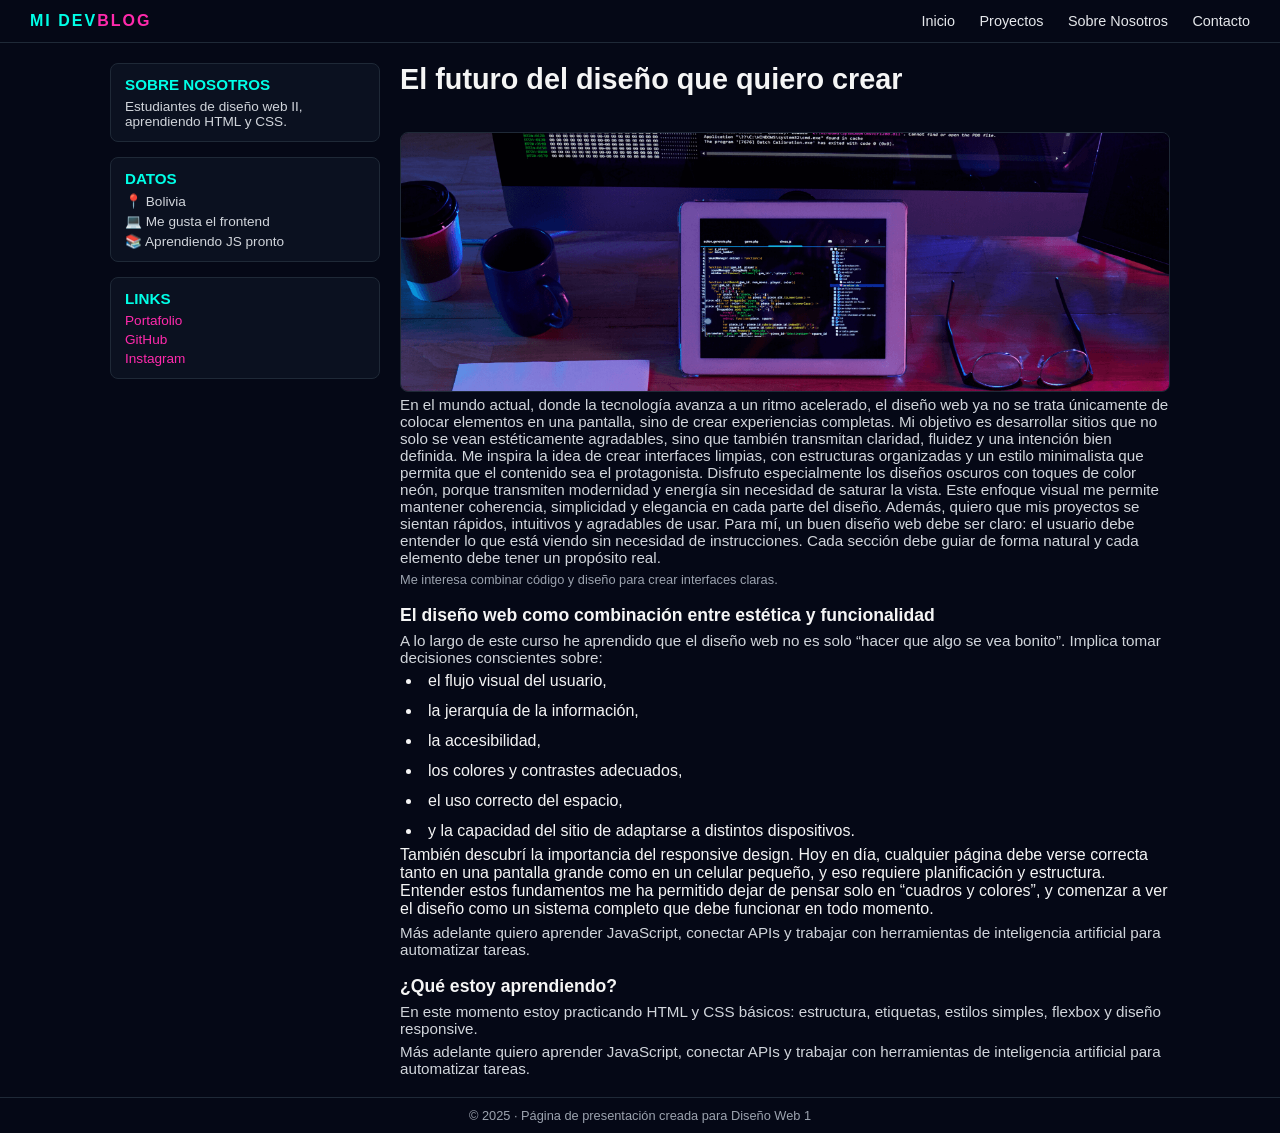
<file: index.html>
<!DOCTYPE html>
<html lang="es">

<head>
    <meta charset="UTF-8">
    <meta name="viewport" content="width=device-width, initial-scale=1.0">
    <title>Presentación | Portafolio</title>
    <link rel="stylesheet" href="style.css">
</head>

<body>

    <!-- BARRA SUPERIOR -->
    <header class="topbar">
        <div class="logo">MI DEV<span>BLOG</span></div>

        <nav class="menu">
            <a href="#">Inicio</a>
            <a href="proyectos.html">Proyectos</a>
            <a href="#">Sobre Nosotros</a>
            <a href="#">Contacto</a>
        </nav>
    </header>

    <!-- CONTENIDO PRINCIPAL + SIDEBAR -->
    <div class="wrapper">

        <!-- TARJETAS A LA IZQUIERDA -->
        <aside class="sidebar">
            <div class="card">
                <h3>Sobre Nosotros</h3>
                <p>Estudiantes de diseño web II, aprendiendo HTML y CSS.</p>
            </div>

            <div class="card">
                <h3>Datos</h3>
                <ul>
                    <li>📍 Bolivia</li>
                    <li>💻 Me gusta el frontend</li>
                    <li>📚 Aprendiendo JS pronto</li>
                </ul>
            </div>

            <div class="card">
                <h3>Links</h3>
                <ul class="links">
                    <li><a href="#">Portafolio</a></li>
                    <li><a href="https://github.com/GastonCaberoPadilla">GitHub</a></li>
                    <li><a href="#">Instagram</a></li>
                </ul>
            </div>
        </aside>

        <!-- PRESENTACIÓN A LA DERECHA -->
        <main class="contenido">
            <section class="presentacion">
                <h1>El futuro del diseño que quiero crear</h1>
            </section>

            <section class="imagen">
                <!-- Usa tu propia imagen aquí -->
                <img src="portada5.png" alt="Diseño web en pantallas">
                <p class="resumen">
                    En el mundo actual, donde la tecnología avanza a un ritmo acelerado, el diseño web ya no se trata
                    únicamente de colocar elementos en una pantalla, sino de crear experiencias completas.
                    Mi objetivo es desarrollar sitios que no solo se vean estéticamente agradables, sino que también
                    transmitan claridad, fluidez y una intención bien definida.

                    Me inspira la idea de crear interfaces limpias, con estructuras organizadas y un estilo minimalista
                    que permita que el contenido sea el protagonista.
                    Disfruto especialmente los diseños oscuros con toques de color neón, porque transmiten modernidad y
                    energía sin necesidad de saturar la vista.
                    Este enfoque visual me permite mantener coherencia, simplicidad y elegancia en cada parte del
                    diseño.

                    Además, quiero que mis proyectos se sientan rápidos, intuitivos y agradables de usar. Para mí, un
                    buen diseño web debe ser claro: el usuario debe entender lo que está viendo sin necesidad de
                    instrucciones. Cada sección debe guiar de forma natural y cada elemento debe tener un propósito
                    real.
                </p>
                <p class="pie">
                    Me interesa combinar código y diseño para crear interfaces claras.
                </p>
            </section>
            <section class="texto">
                <h2>El diseño web como combinación entre estética y funcionalidad</h2>
                <p>
                    A lo largo de este curso he aprendido que el diseño web no es solo “hacer que algo se vea bonito”.
                    Implica tomar decisiones conscientes sobre:

                    <li class="lista">el flujo visual del usuario,</li>

                    <li class="lista">la jerarquía de la información,</li>

                    <li class="lista">la accesibilidad,</li>

                    <li class="lista">los colores y contrastes adecuados,</li>

                    <li class="lista">el uso correcto del espacio,</li>

                    <li class="lista">y la capacidad del sitio de adaptarse a distintos dispositivos.</li>

                    También descubrí la importancia del responsive design.
                    Hoy en día, cualquier página debe verse correcta tanto en una pantalla grande como en un celular
                    pequeño, y eso requiere planificación y estructura.

                    Entender estos fundamentos me ha permitido dejar de pensar solo en “cuadros y colores”, y comenzar a
                    ver el diseño como un sistema completo que debe funcionar en todo momento.
                </p>
                <p>
                    Más adelante quiero aprender JavaScript, conectar APIs y trabajar con
                    herramientas de inteligencia artificial para automatizar tareas.
                </p>
            </section>


            <section class="texto">
                <h2>¿Qué estoy aprendiendo?</h2>
                <p>
                    En este momento estoy practicando HTML y CSS básicos:
                    estructura, etiquetas, estilos simples, flexbox y diseño responsive.
                </p>
                <p>
                    Más adelante quiero aprender JavaScript, conectar APIs y trabajar con
                    herramientas de inteligencia artificial para automatizar tareas.
                </p>
            </section>
        </main>

    </div>

    <footer class="footer">
        <p>© 2025 · Página de presentación creada para Diseño Web 1</p>
    </footer>

</body>

</html>
</file>
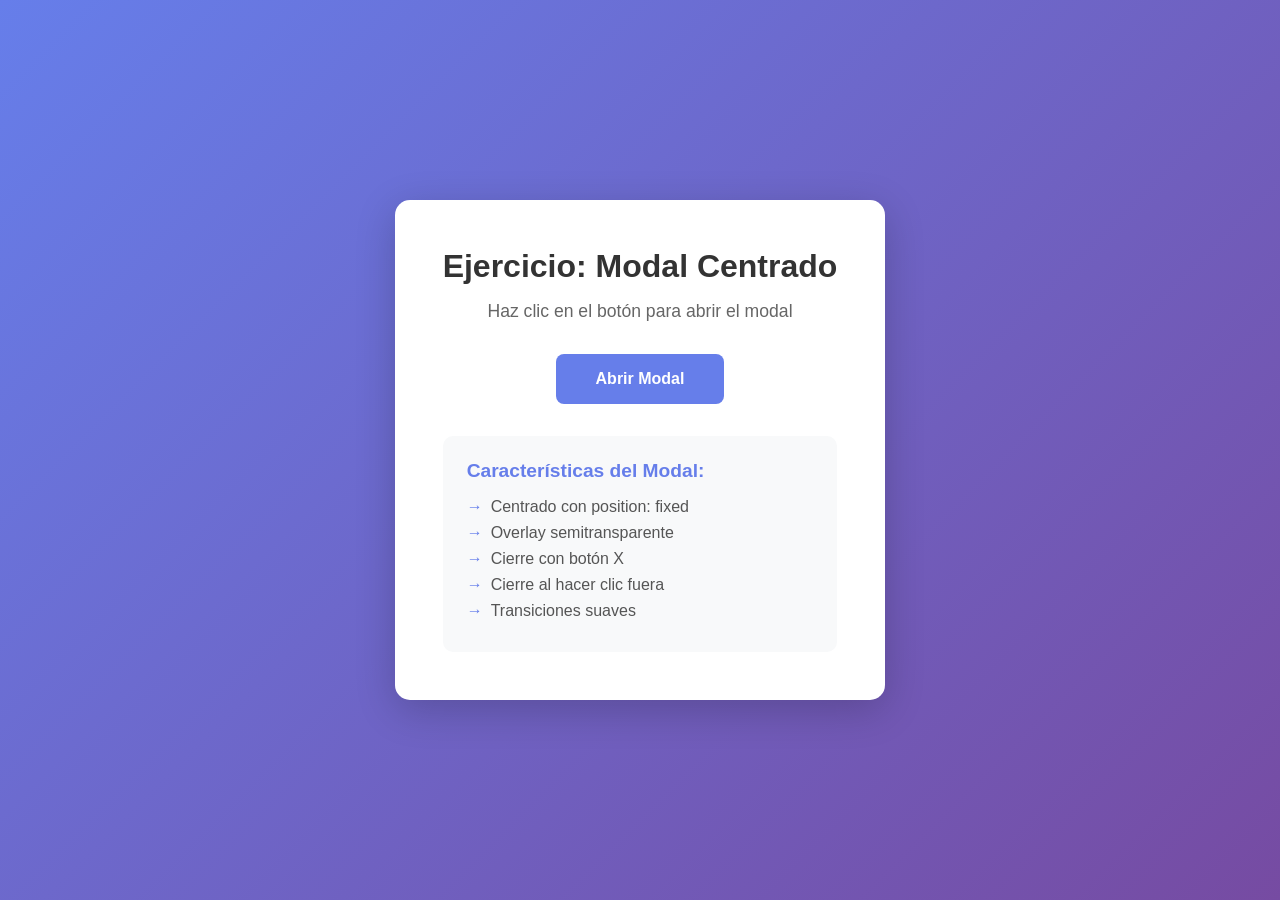
<file: Mod3ejem1/index.html>
<!DOCTYPE html>
<html lang="es">

<head>
    <meta charset="UTF-8">
    <meta name="viewport" content="width=device-width, initial-scale=1.0">
    <title>Solución: Modal Centrado</title>
    <link rel="stylesheet" href="style.css">
</head>

<body>
    <div class="container">
        <h1>Ejercicio: Modal Centrado</h1>
        <p>Haz clic en el botón para abrir el modal</p>
        <button class="btn-open">Abrir Modal</button>

        <div class="info">
            <h3>Características del Modal:</h3>
            <ul>
                <li>Centrado con position: fixed</li>
                <li>Overlay semitransparente</li>
                <li>Cierre con botón X</li>
                <li>Cierre al hacer clic fuera</li>
                <li>Transiciones suaves</li>
            </ul>
        </div>
    </div>

    <!-- Modal overlay -->
    <div class="modal-overlay" id="modalOverlay">
        <div class="modal">
            <button class="btn-close" aria-label="Cerrar modal">&times;</button>
            <div class="modal-icon">
                <svg width="64" height="64" viewBox="0 0 24 24" fill="none">
                    <circle cx="12" cy="12" r="10" stroke="currentColor" stroke-width="2" />
                    <path d="M12 6v6l4 2" stroke="currentColor" stroke-width="2" stroke-linecap="round" />
                </svg>
            </div>
            <h2>¡Bienvenido al Modal!</h2>
            <p>Este es un modal centrado usando <code>position: fixed</code>.</p>
            <p>El modal está perfectamente centrado tanto horizontal como verticalmente usando flexbox en el overlay.
            </p>
            <div class="modal-features">
                <div class="feature">
                    <span class="feature-icon">✓</span>
                    <span>Centrado perfecto</span>
                </div>
                <div class="feature">
                    <span class="feature-icon">✓</span>
                    <span>Overlay responsive</span>
                </div>
                <div class="feature">
                    <span class="feature-icon">✓</span>
                    <span>Animaciones suaves</span>
                </div>
            </div>
            <button class="btn-modal-action">Entendido</button>
        </div>
    </div>

    <script src="script.js"></script>
</body>

</html>
</file>
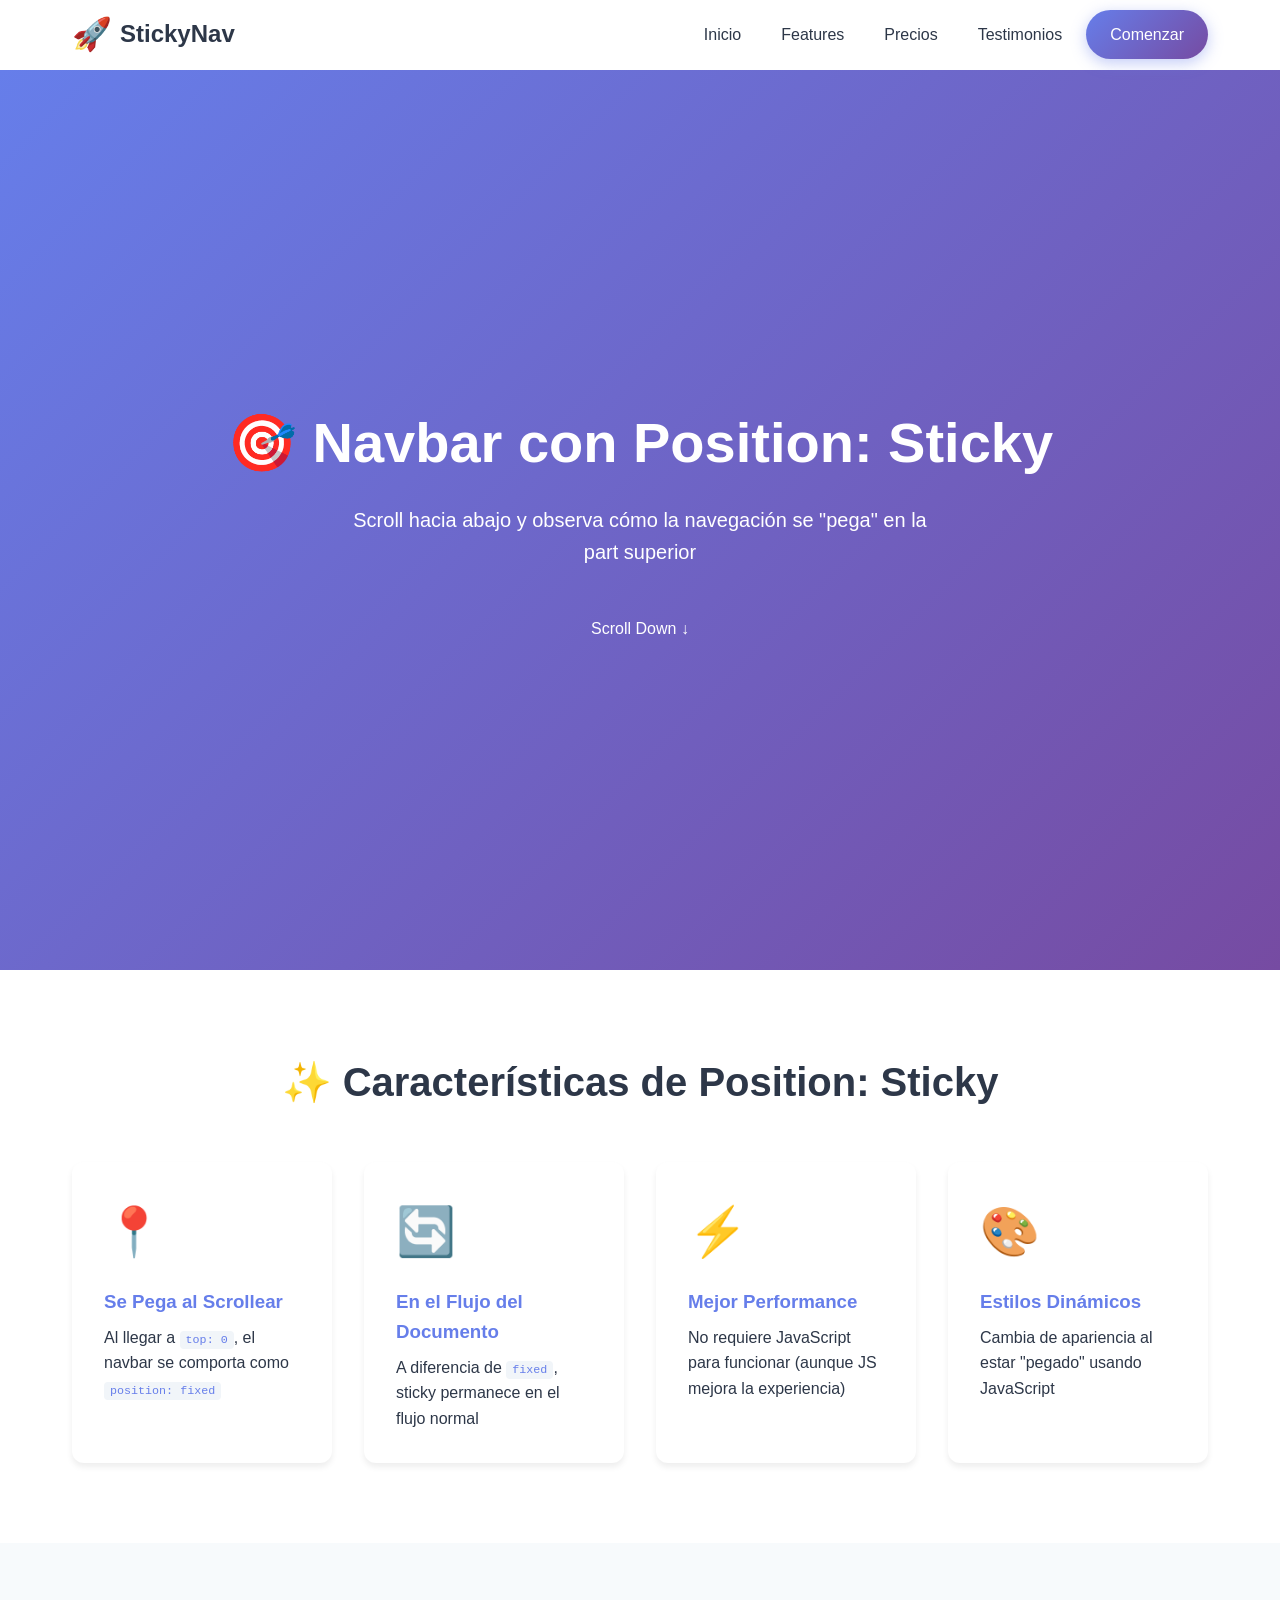
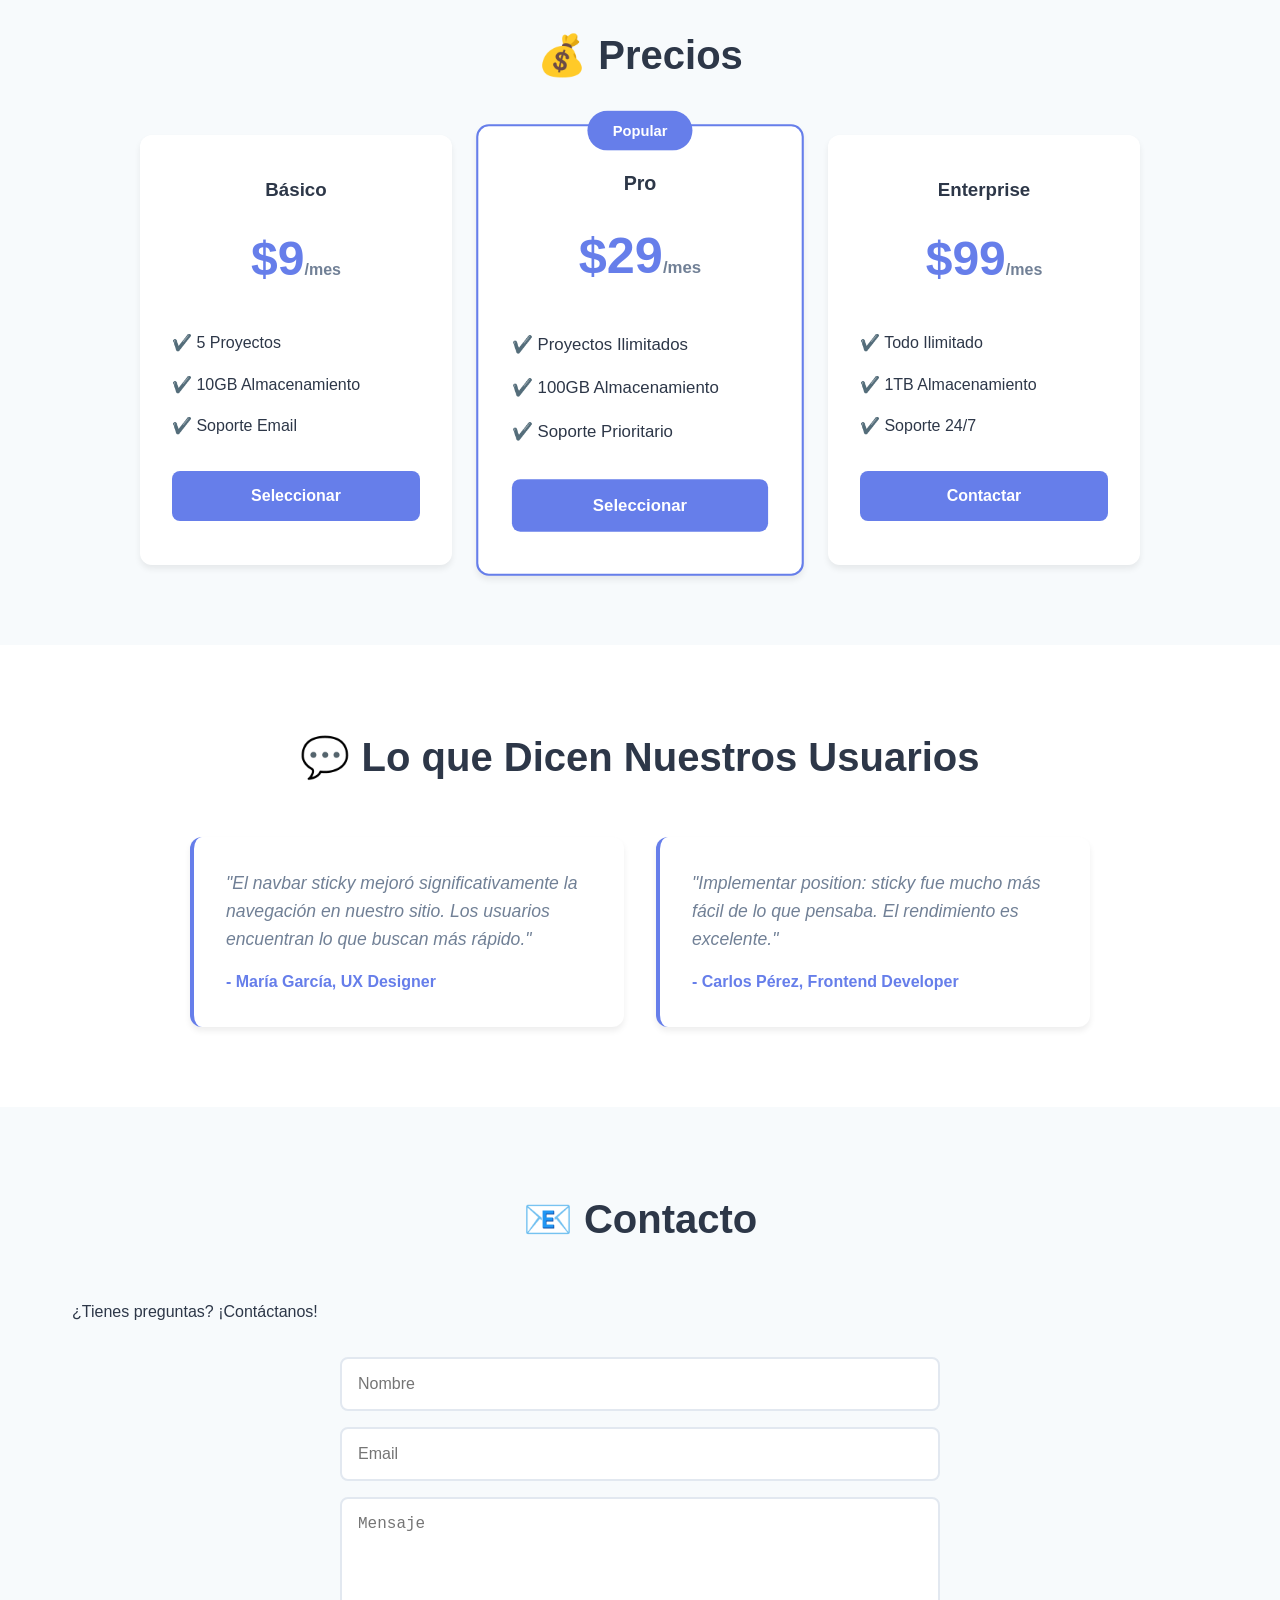
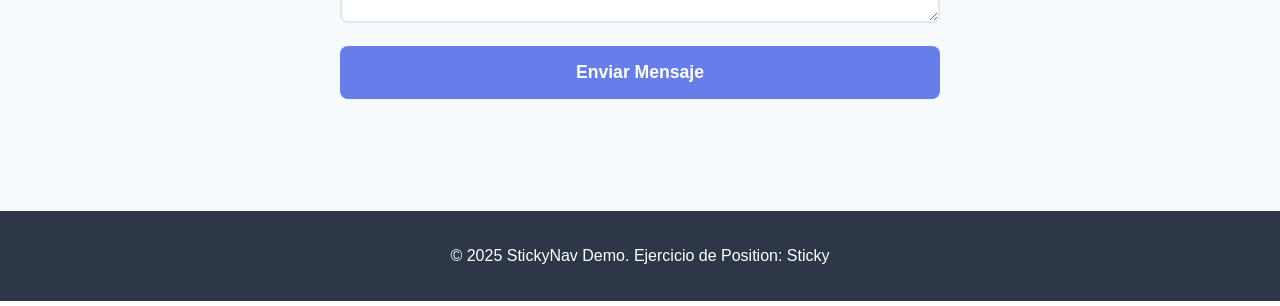
<file: Mod3Ejem2/index.html>
<!DOCTYPE html>
<html lang="es">

<head>
    <meta charset="UTF-8">
    <meta name="viewport" content="width=device-width, initial-scale=1.0">
    <title>Navbar Sticky | Posicionamiento CSS</title>
    <link rel="stylesheet" href="style.css">
</head>

<body>
    <!-- Navegación Sticky -->
    <nav class="navbar" id="navbar">
        <div class="container">
            <a href="#" class="logo">
                <span class="logo-icon">🚀</span>
                <span class="logo-text">StickyNav</span>
            </a>

            <button class="nav-toggle" id="navToggle">
                <span class="hamburger"></span>
            </button>

            <ul class="nav-menu" id="navMenu">
                <li><a href="#inicio" class="nav-link">Inicio</a></li>
                <li><a href="#features" class="nav-link">Features</a></li>
                <li><a href="#pricing" class="nav-link">Precios</a></li>
                <li><a href="#testimonios" class="nav-link">Testimonios</a></li>
                <li><a href="#contacto" class="nav-link btn-cta">Comenzar</a></li>
            </ul>
        </div>
    </nav>

    <!-- Hero Section -->
    <section id="inicio" class="hero">
        <div class="container">
            <h1>🎯 Navbar con Position: Sticky</h1>
            <p class="subtitle">Scroll hacia abajo y observa cómo la navegación se "pega" en la part superior</p>
            <div class="scroll-indicator">
                <p>Scroll Down ↓</p>
            </div>
        </div>
    </section>

    <!-- Features Section -->
    <section id="features" class="section">
        <div class="container">
            <h2>✨ Características de Position: Sticky</h2>
            <div class="features-grid">
                <div class="feature-card">
                    <div class="icon">📍</div>
                    <h3>Se Pega al Scrollear</h3>
                    <p>Al llegar a <code>top: 0</code>, el navbar se comporta como <code>position: fixed</code></p>
                </div>
                <div class="feature-card">
                    <div class="icon">🔄</div>
                    <h3>En el Flujo del Documento</h3>
                    <p>A diferencia de <code>fixed</code>, sticky permanece en el flujo normal</p>
                </div>
                <div class="feature-card">
                    <div class="icon">⚡</div>
                    <h3>Mejor Performance</h3>
                    <p>No requiere JavaScript para funcionar (aunque JS mejora la experiencia)</p>
                </div>
                <div class="feature-card">
                    <div class="icon">🎨</div>
                    <h3>Estilos Dinámicos</h3>
                    <p>Cambia de apariencia al estar "pegado" usando JavaScript</p>
                </div>
            </div>
        </div>
    </section>

    <!-- Pricing Section -->
    <section id="pricing" class="section section-alt">
        <div class="container">
            <h2>💰 Precios</h2>
            <div class="pricing-grid">
                <div class="pricing-card">
                    <h3>Básico</h3>
                    <p class="price">$9<span>/mes</span></p>
                    <ul>
                        <li>✔️ 5 Proyectos</li>
                        <li>✔️ 10GB Almacenamiento</li>
                        <li>✔️ Soporte Email</li>
                    </ul>
                    <button>Seleccionar</button>
                </div>
                <div class="pricing-card featured">
                    <div class="badge">Popular</div>
                    <h3>Pro</h3>
                    <p class="price">$29<span>/mes</span></p>
                    <ul>
                        <li>✔️ Proyectos Ilimitados</li>
                        <li>✔️ 100GB Almacenamiento</li>
                        <li>✔️ Soporte Prioritario</li>
                    </ul>
                    <button>Seleccionar</button>
                </div>
                <div class="pricing-card">
                    <h3>Enterprise</h3>
                    <p class="price">$99<span>/mes</span></p>
                    <ul>
                        <li>✔️ Todo Ilimitado</li>
                        <li>✔️ 1TB Almacenamiento</li>
                        <li>✔️ Soporte 24/7</li>
                    </ul>
                    <button>Contactar</button>
                </div>
            </div>
        </div>
    </section>

    <!-- Testimonials Section -->
    <section id="testimonios" class="section">
        <div class="container">
            <h2>💬 Lo que Dicen Nuestros Usuarios</h2>
            <div class="testimonials-grid">
                <div class="testimonial">
                    <p class="quote">"El navbar sticky mejoró significativamente la navegación en nuestro sitio. Los
                        usuarios encuentran lo que buscan más rápido."</p>
                    <p class="author">- María García, UX Designer</p>
                </div>
                <div class="testimonial">
                    <p class="quote">"Implementar position: sticky fue mucho más fácil de lo que pensaba. El rendimiento
                        es excelente."</p>
                    <p class="author">- Carlos Pérez, Frontend Developer</p>
                </div>
            </div>
        </div>
    </section>

    <!-- Contact Section -->
    <section id="contacto" class="section section-alt">
        <div class="container">
            <h2>📧 Contacto</h2>
            <p>¿Tienes preguntas? ¡Contáctanos!</p>
            <form class="contact-form">
                <input type="text" placeholder="Nombre" required>
                <input type="email" placeholder="Email" required>
                <textarea placeholder="Mensaje" rows="5" required></textarea>
                <button type="submit" class="btn-submit">Enviar Mensaje</button>
            </form>
        </div>
    </section>

    <!-- Footer -->
    <footer class="footer">
        <div class="container">
            <p>&copy; 2025 StickyNav Demo. Ejercicio de Position: Sticky</p>
        </div>
    </footer>

    <!-- Botón "Volver Arriba" (Position: Fixed) -->
    <button class="btn-top" id="btnTop" title="Volver arriba">
        ↑
    </button>

    <script src="script.js"></script>
</body>

</html>
</file>
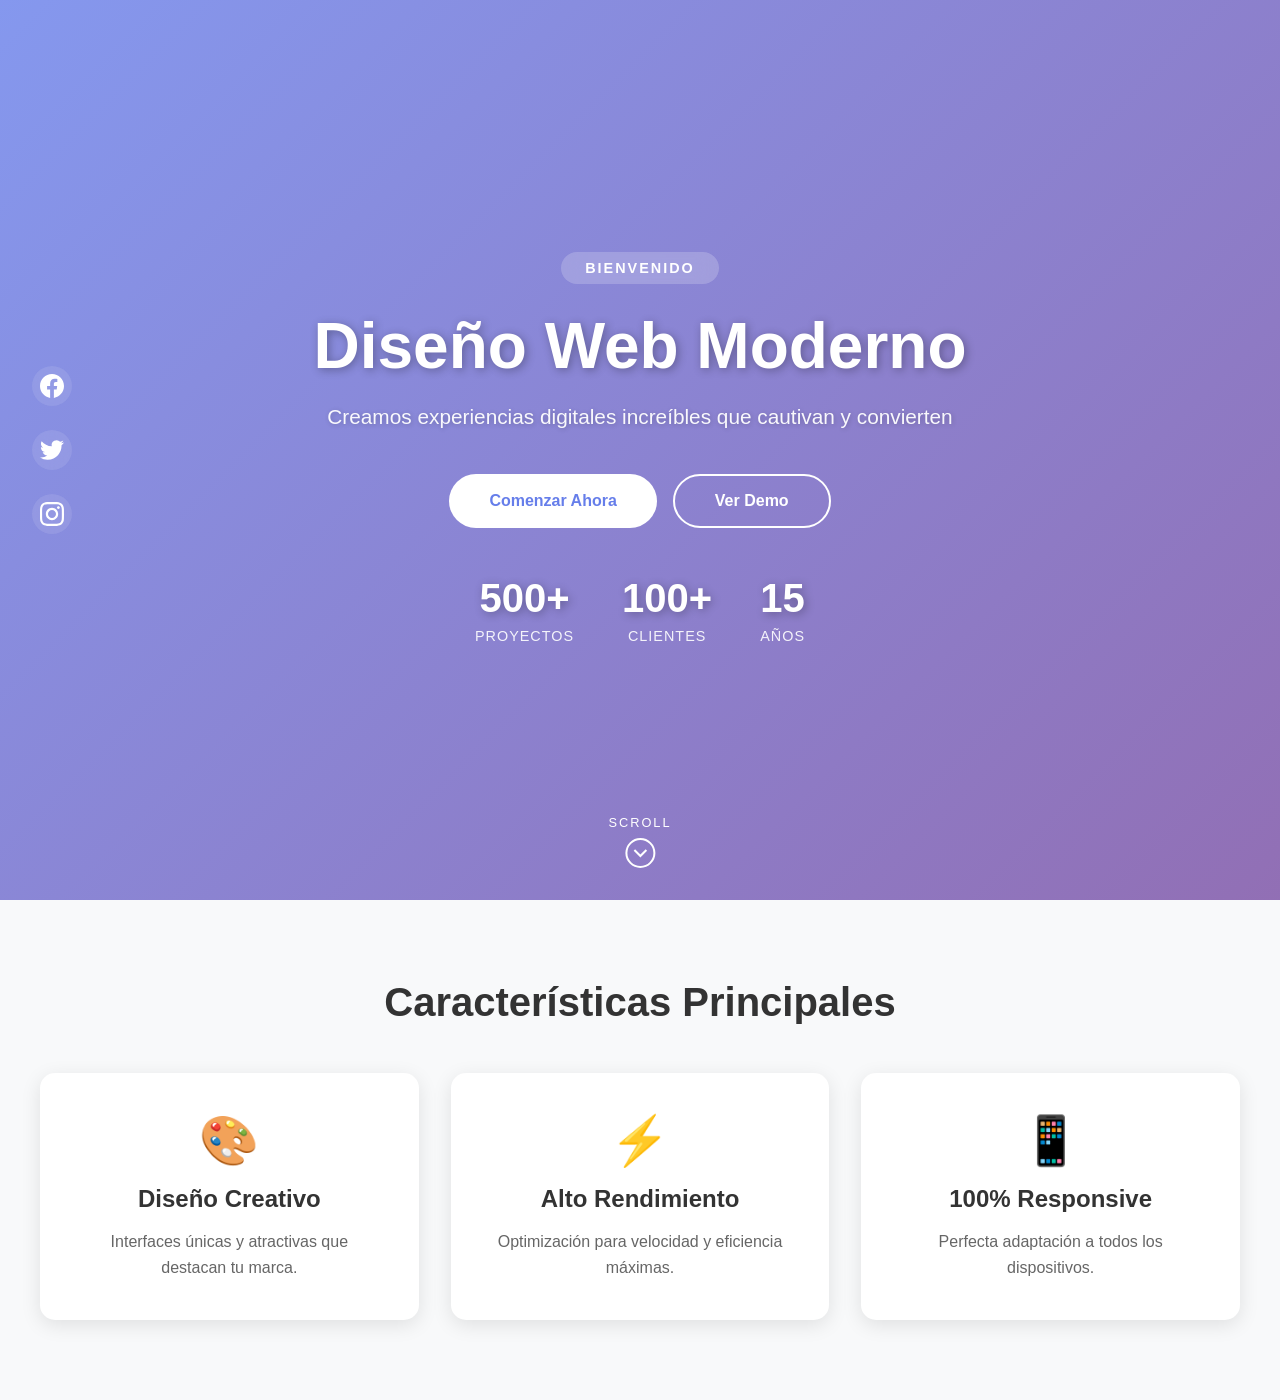
<file: Mod3Ejem4/index.html>
<!DOCTYPE html>
<html lang="es">

<head>
    <meta charset="UTF-8">
    <meta name="viewport" content="width=device-width, initial-scale=1.0">
    <title>Solución: Hero con Overlay</title>
    <link rel="stylesheet" href="style.css">
</head>

<body>
    <section class="hero">
        <!-- Overlay semitransparente -->
        <div class="hero-overlay"></div>

        <!-- Redes sociales posicionadas -->
        <div class="social-links">
            <a href="#" aria-label="Facebook">
                <svg width="24" height="24" viewBox="0 0 24 24" fill="currentColor">
                    <path
                        d="M24 12.073c0-6.627-5.373-12-12-12s-12 5.373-12 12c0 5.99 4.388 10.954 10.125 11.854v-8.385H7.078v-3.47h3.047V9.43c0-3.007 1.792-4.669 4.533-4.669 1.312 0 2.686.235 2.686.235v2.953H15.83c-1.491 0-1.956.925-1.956 1.874v2.25h3.328l-.532 3.47h-2.796v8.385C19.612 23.027 24 18.062 24 12.073z" />
                </svg>
            </a>
            <a href="#" aria-label="Twitter">
                <svg width="24" height="24" viewBox="0 0 24 24" fill="currentColor">
                    <path
                        d="M23.953 4.57a10 10 0 01-2.825.775 4.958 4.958 0 002.163-2.723c-.951.555-2.005.959-3.127 1.184a4.92 4.92 0 00-8.384 4.482C7.69 8.095 4.067 6.13 1.64 3.162a4.822 4.822 0 00-.666 2.475c0 1.71.87 3.213 2.188 4.096a4.904 4.904 0 01-2.228-.616v.06a4.923 4.923 0 003.946 4.827 4.996 4.996 0 01-2.212.085 4.936 4.936 0 004.604 3.417 9.867 9.867 0 01-6.102 2.105c-.39 0-.779-.023-1.17-.067a13.995 13.995 0 007.557 2.209c9.053 0 13.998-7.496 13.998-13.985 0-.21 0-.42-.015-.63A9.935 9.935 0 0024 4.59z" />
                </svg>
            </a>
            <a href="#" aria-label="Instagram">
                <svg width="24" height="24" viewBox="0 0 24 24" fill="currentColor">
                    <path
                        d="M12 0C8.74 0 8.333.015 7.053.072 5.775.132 4.905.333 4.14.63c-.789.306-1.459.717-2.126 1.384S.935 3.35.63 4.14C.333 4.905.131 5.775.072 7.053.012 8.333 0 8.74 0 12s.015 3.667.072 4.947c.06 1.277.261 2.148.558 2.913.306.788.717 1.459 1.384 2.126.667.666 1.336 1.079 2.126 1.384.766.296 1.636.499 2.913.558C8.333 23.988 8.74 24 12 24s3.667-.015 4.947-.072c1.277-.06 2.148-.262 2.913-.558.788-.306 1.459-.718 2.126-1.384.666-.667 1.079-1.335 1.384-2.126.296-.765.499-1.636.558-2.913.06-1.28.072-1.687.072-4.947s-.015-3.667-.072-4.947c-.06-1.277-.262-2.149-.558-2.913-.306-.789-.718-1.459-1.384-2.126C21.319 1.347 20.651.935 19.86.63c-.765-.297-1.636-.499-2.913-.558C15.667.012 15.26 0 12 0zm0 2.16c3.203 0 3.585.016 4.85.071 1.17.055 1.805.249 2.227.415.562.217.96.477 1.382.896.419.42.679.819.896 1.381.164.422.36 1.057.413 2.227.057 1.266.07 1.646.07 4.85s-.015 3.585-.074 4.85c-.061 1.17-.256 1.805-.421 2.227-.224.562-.479.96-.899 1.382-.419.419-.824.679-1.38.896-.42.164-1.065.36-2.235.413-1.274.057-1.649.07-4.859.07-3.211 0-3.586-.015-4.859-.074-1.171-.061-1.816-.256-2.236-.421-.569-.224-.96-.479-1.379-.899-.421-.419-.69-.824-.9-1.38-.165-.42-.359-1.065-.42-2.235-.045-1.26-.061-1.649-.061-4.844 0-3.196.016-3.586.061-4.861.061-1.17.255-1.814.42-2.234.21-.57.479-.96.9-1.381.419-.419.81-.689 1.379-.898.42-.166 1.051-.361 2.221-.421 1.275-.045 1.65-.06 4.859-.06l.045.03zm0 3.678c-3.405 0-6.162 2.76-6.162 6.162 0 3.405 2.76 6.162 6.162 6.162 3.405 0 6.162-2.76 6.162-6.162 0-3.405-2.76-6.162-6.162-6.162zM12 16c-2.21 0-4-1.79-4-4s1.79-4 4-4 4 1.79 4 4-1.79 4-4 4zm7.846-10.405c0 .795-.646 1.44-1.44 1.44-.795 0-1.44-.646-1.44-1.44 0-.794.646-1.439 1.44-1.439.793-.001 1.44.645 1.44 1.439z" />
                </svg>
            </a>
        </div>

        <!-- Contenido centrado -->
        <div class="hero-content">
            <span class="hero-badge">Bienvenido</span>
            <h1>Diseño Web Moderno</h1>
            <p>Creamos experiencias digitales increíbles que cautivan y convierten</p>
            <div class="hero-buttons">
                <button class="btn btn-primary">Comenzar Ahora</button>
                <button class="btn btn-secondary">Ver Demo</button>
            </div>
            <div class="hero-stats">
                <div class="stat">
                    <h3>500+</h3>
                    <p>Proyectos</p>
                </div>
                <div class="stat">
                    <h3>100+</h3>
                    <p>Clientes</p>
                </div>
                <div class="stat">
                    <h3>15</h3>
                    <p>Años</p>
                </div>
            </div>
        </div>

        <!-- Scroll indicator -->
        <div class="scroll-indicator">
            <span>Scroll</span>
            <div class="scroll-arrow">
                <svg width="24" height="24" viewBox="0 0 24 24" fill="none" stroke="currentColor" stroke-width="2">
                    <polyline points="6 9 12 15 18 9"></polyline>
                </svg>
            </div>
        </div>
    </section>

    <!-- Sección adicional para demostrar el scroll -->
    <section class="content-section">
        <div class="content-container">
            <h2>Características Principales</h2>
            <div class="features-grid">
                <div class="feature">
                    <div class="feature-icon">🎨</div>
                    <h3>Diseño Creativo</h3>
                    <p>Interfaces únicas y atractivas que destacan tu marca.</p>
                </div>
                <div class="feature">
                    <div class="feature-icon">⚡</div>
                    <h3>Alto Rendimiento</h3>
                    <p>Optimización para velocidad y eficiencia máximas.</p>
                </div>
                <div class="feature">
                    <div class="feature-icon">📱</div>
                    <h3>100% Responsive</h3>
                    <p>Perfecta adaptación a todos los dispositivos.</p>
                </div>
            </div>
        </div>
    </section>
</body>

</html>
</file>
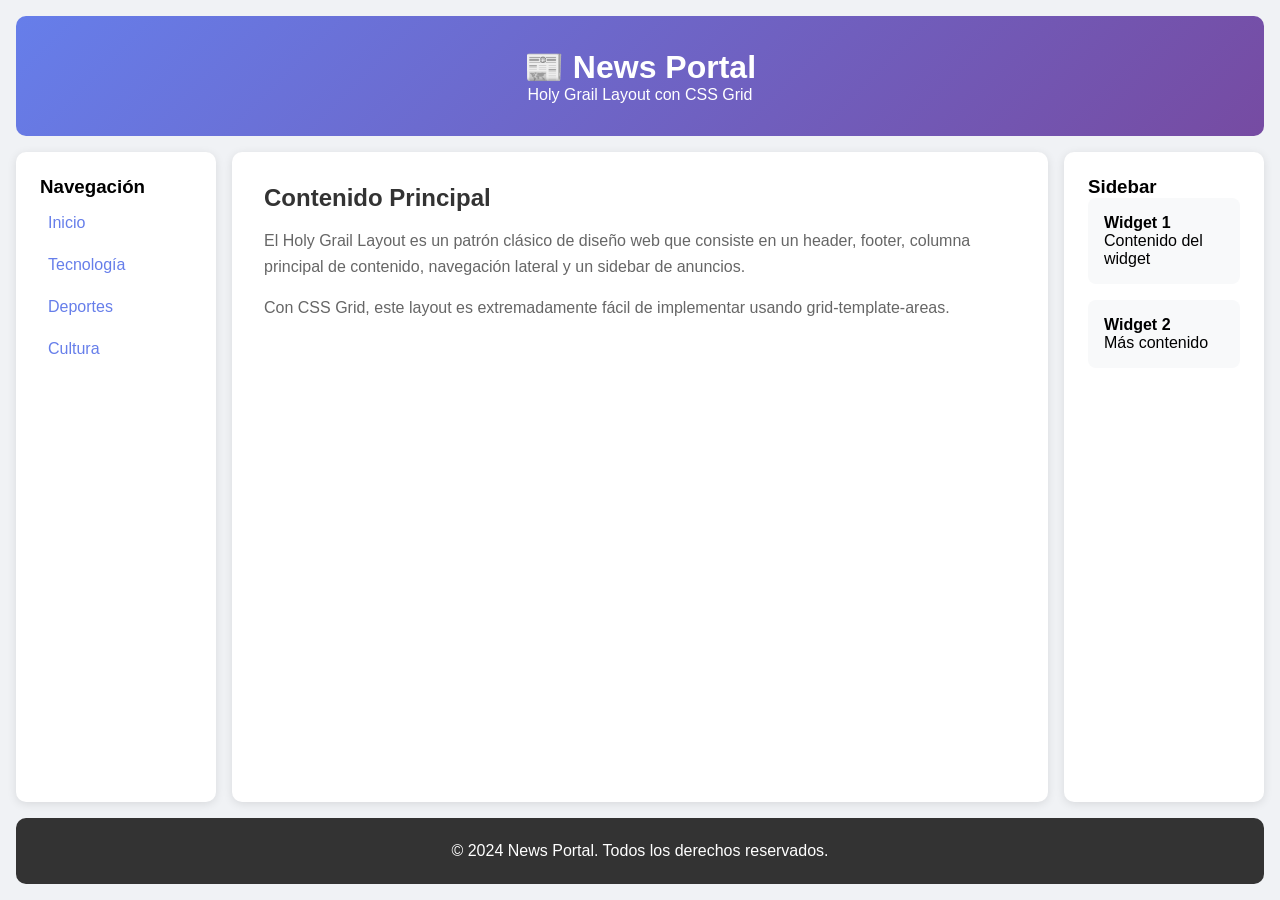
<file: Mod4Ejem3/index.html>
<!DOCTYPE html>
<html lang="es">

<head>
    <meta charset="UTF-8">
    <meta name="viewport" content="width=device-width, initial-scale=1.0">
    <title>Solución: Holy Grail Layout</title>
    <link rel="stylesheet" href="style.css">
</head>

<body>
    <div class="holy-grail">
        <header class="header">
            <h1>📰 News Portal</h1>
            <p>Holy Grail Layout con CSS Grid</p>
        </header>

        <nav class="nav">
            <h3>Navegación</h3>
            <ul>
                <li><a href="#">Inicio</a></li>
                <li><a href="#">Tecnología</a></li>
                <li><a href="#">Deportes</a></li>
                <li><a href="#">Cultura</a></li>
            </ul>
        </nav>

        <main class="main">
            <article>
                <h2>Contenido Principal</h2>
                <p>El Holy Grail Layout es un patrón clásico de diseño web que consiste en un header, footer, columna
                    principal de contenido, navegación lateral y un sidebar de anuncios.</p>
                <p>Con CSS Grid, este layout es extremadamente fácil de implementar usando grid-template-areas.</p>
            </article>
        </main>

        <aside class="sidebar">
            <h3>Sidebar</h3>
            <div class="widget">
                <h4>Widget 1</h4>
                <p>Contenido del widget</p>
            </div>
            <div class="widget">
                <h4>Widget 2</h4>
                <p>Más contenido</p>
            </div>
        </aside>

        <footer class="footer">
            <p>&copy; 2024 News Portal. Todos los derechos reservados.</p>
        </footer>
    </div>
</body>

</html>
</file>
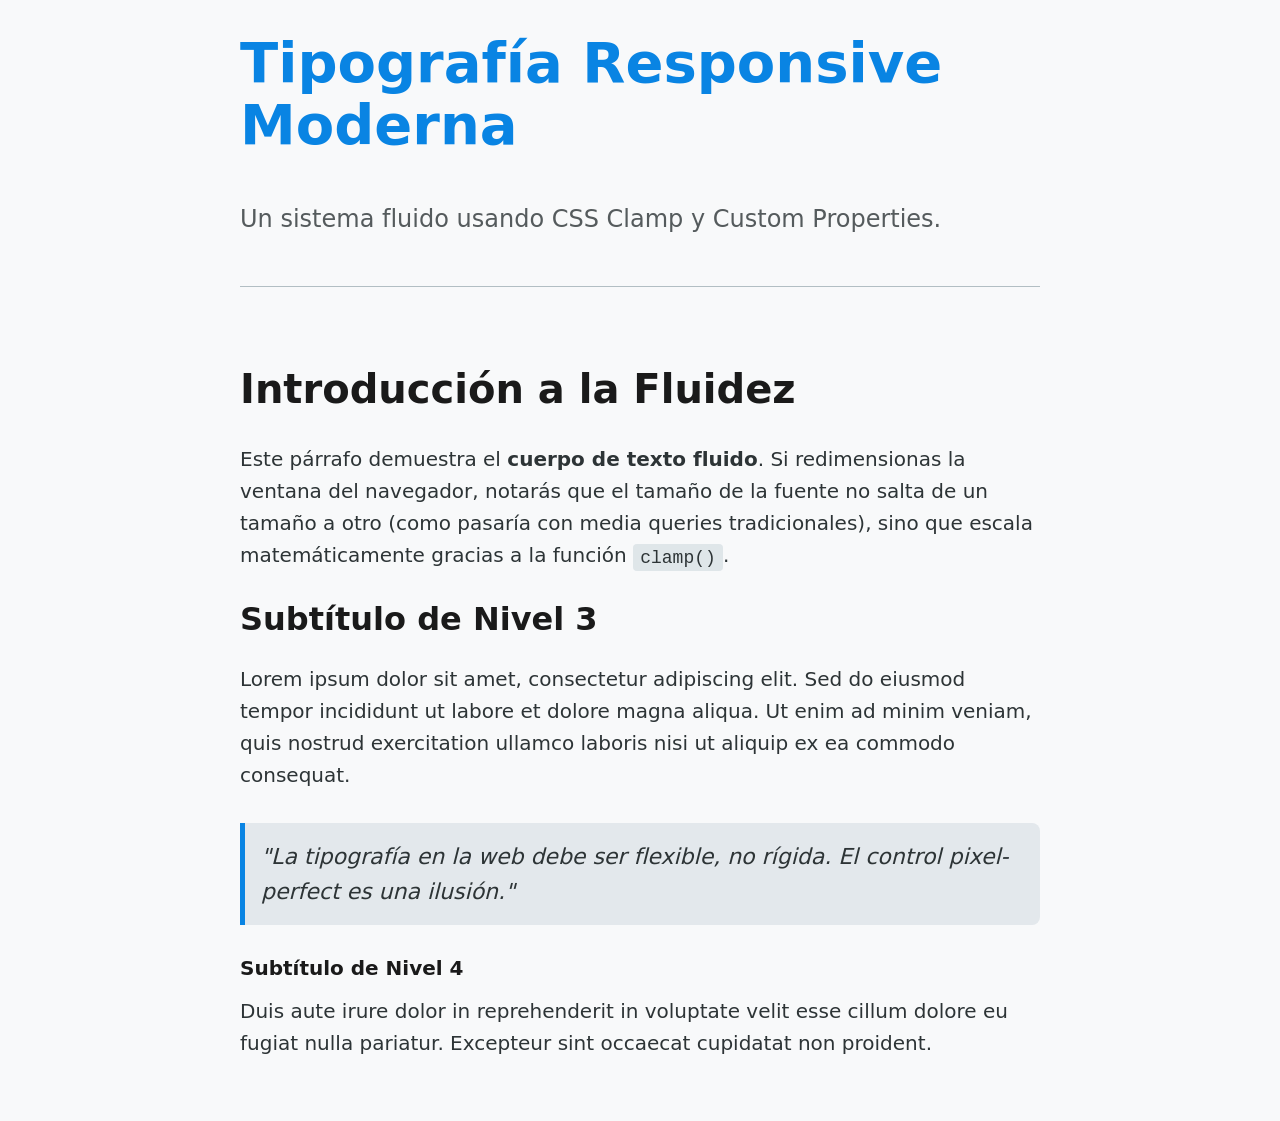
<file: Mod5Ejem4-2/index.html>
<!DOCTYPE html>
<html lang="es">

<head>
    <meta charset="UTF-8">
    <meta name="viewport" content="width=device-width, initial-scale=1.0">
    <title>Ejercicio 4: Tipografía Fluid con Clamp</title>
    <link rel="stylesheet" href="style.css">
</head>

<body>

    <main class="container">
        <header>
            <h1>Tipografía Responsive Moderna</h1>
            <p class="subtitle">Un sistema fluido usando CSS Clamp y Custom Properties.</p>
        </header>

        <hr>

        <article>
            <h2>Introducción a la Fluidez</h2>
            <p>
                Este párrafo demuestra el <strong>cuerpo de texto fluido</strong>.
                Si redimensionas la ventana del navegador, notarás que el tamaño de la fuente
                no salta de un tamaño a otro (como pasaría con media queries tradicionales),
                sino que escala matemáticamente gracias a la función <code>clamp()</code>.
            </p>

            <h3>Subtítulo de Nivel 3</h3>
            <p>
                Lorem ipsum dolor sit amet, consectetur adipiscing elit. Sed do eiusmod tempor
                incididunt ut labore et dolore magna aliqua. Ut enim ad minim veniam, quis
                nostrud exercitation ullamco laboris nisi ut aliquip ex ea commodo consequat.
            </p>

            <blockquote>
                "La tipografía en la web debe ser flexible, no rígida. El control pixel-perfect es una ilusión."
            </blockquote>

            <h4>Subtítulo de Nivel 4</h4>
            <p>
                Duis aute irure dolor in reprehenderit in voluptate velit esse cillum dolore
                eu fugiat nulla pariatur. Excepteur sint occaecat cupidatat non proident.
            </p>
        </article>
    </main>

</body>

</html>
</file>
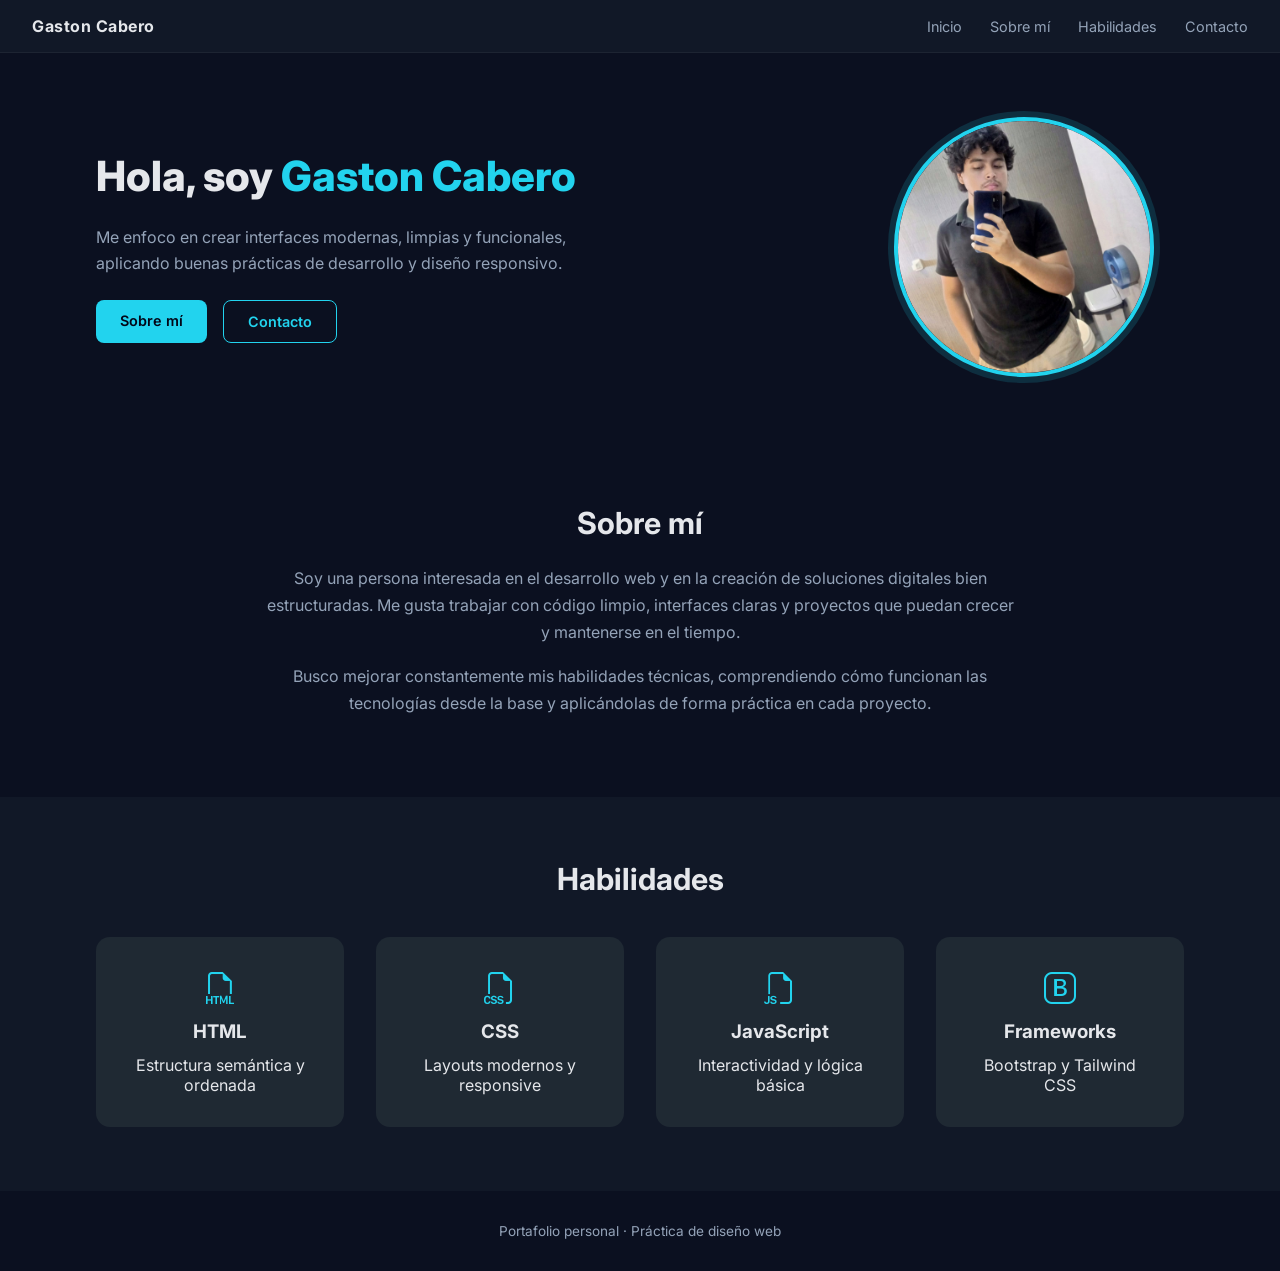
<file: Mod6Ejem1/index.html>
<!DOCTYPE html>
<html lang="es">

<head>
    <meta charset="UTF-8">
    <title>Sobre Mí | Portafolio</title>
    <meta name="viewport" content="width=device-width, initial-scale=1.0">

    <link href="https://fonts.googleapis.com/css2?family=Inter:wght@300;400;500;600;700;800&display=swap"
        rel="stylesheet">

    <link href="https://cdn.jsdelivr.net/npm/bootstrap-icons@1.11.1/font/bootstrap-icons.css" rel="stylesheet">

    <link rel="stylesheet" href="styles.css">
</head>

<body>

    <header class="topbar">
        <div class="logo">Gaston Cabero</div>
        <nav class="menu">
            <a href="#inicio">Inicio</a>
            <a href="#sobre">Sobre mí</a>
            <a href="#habilidades">Habilidades</a>
            <a href="#contacto">Contacto</a>
        </nav>
    </header>

    <section id="inicio" class="hero">
        <div class="hero-text">
            <h1>Hola, soy <span>Gaston Cabero</span></h1>
            <p>
                Me enfoco en crear interfaces modernas, limpias y funcionales,
                aplicando buenas prácticas de desarrollo y diseño responsivo.
            </p>

            <div class="hero-actions">
                <a href="#sobre" class="btn primary">Sobre mí</a>
                <a href="#contacto" class="btn secondary">Contacto</a>
            </div>
        </div>

        <div class="hero-visual">
            <div class="avatar">
                <img src="foto.jpeg" alt="Foto de perfil">
            </div>
        </div>
    </section>

    <section id="sobre" class="section">
        <h2>Sobre mí</h2>
        <p class="section-text">
            Soy una persona interesada en el desarrollo web y en la creación de
            soluciones digitales bien estructuradas. Me gusta trabajar con código
            limpio, interfaces claras y proyectos que puedan crecer y mantenerse
            en el tiempo.
        </p>
        <p class="section-text">
            Busco mejorar constantemente mis habilidades técnicas, comprendiendo
            cómo funcionan las tecnologías desde la base y aplicándolas de forma
            práctica en cada proyecto.
        </p>
    </section>

    <section id="habilidades" class="section dark">
        <h2>Habilidades</h2>

        <div class="skills">
            <div class="skill">
                <i class="bi bi-filetype-html"></i>
                <h3>HTML</h3>
                <p>Estructura semántica y ordenada</p>
            </div>

            <div class="skill">
                <i class="bi bi-filetype-css"></i>
                <h3>CSS</h3>
                <p>Layouts modernos y responsive</p>
            </div>

            <div class="skill">
                <i class="bi bi-filetype-js"></i>
                <h3>JavaScript</h3>
                <p>Interactividad y lógica básica</p>
            </div>

            <div class="skill">
                <i class="bi bi-bootstrap"></i>
                <h3>Frameworks</h3>
                <p>Bootstrap y Tailwind CSS</p>
            </div>
        </div>
    </section>

    <footer class="footer">
        <p>Portafolio personal · Práctica de diseño web</p>
    </footer>

</body>

</html>
</file>
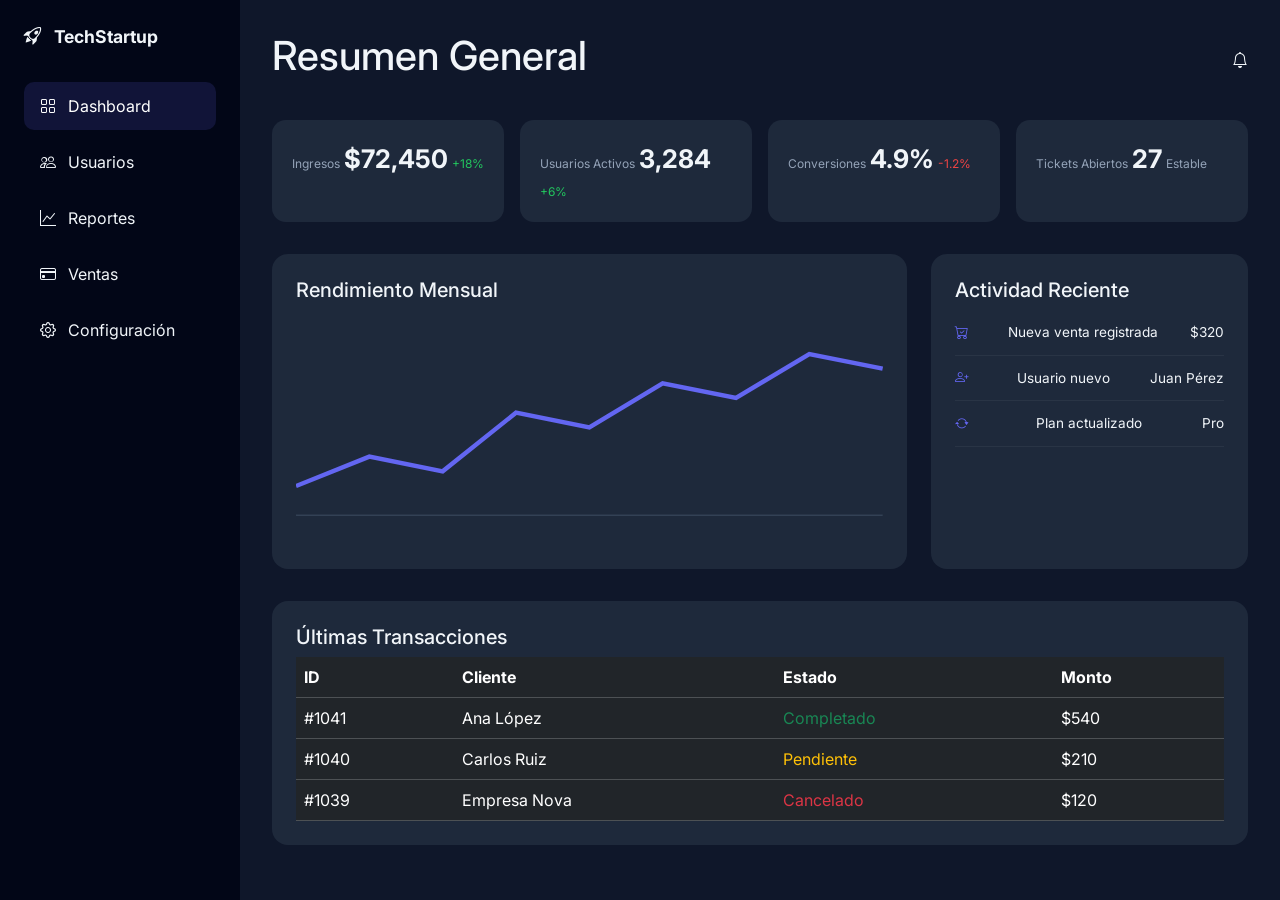
<file: Mod6Ejem2/index.html>
<!DOCTYPE html>
<html lang="es">

<head>
    <meta charset="UTF-8">
    <title>TechStartup – Dashboard</title>
    <meta name="viewport" content="width=device-width, initial-scale=1.0">

    <link href="https://cdn.jsdelivr.net/npm/bootstrap@5.3.2/dist/css/bootstrap.min.css" rel="stylesheet">
    <link href="https://cdn.jsdelivr.net/npm/bootstrap-icons@1.11.1/font/bootstrap-icons.css" rel="stylesheet">

    <link href="https://fonts.googleapis.com/css2?family=Inter:wght@300;400;500;600;700&display=swap" rel="stylesheet">

    <link rel="stylesheet" href="styles.css">
</head>

<body>

    <div class="dashboard-wrapper">

        <aside class="sidebar">
            <div class="sidebar-brand">
                <i class="bi bi-rocket-takeoff"></i>
                <span>TechStartup</span>
            </div>

            <nav class="sidebar-menu">
                <a class="active"><i class="bi bi-grid"></i> Dashboard</a>
                <a><i class="bi bi-people"></i> Usuarios</a>
                <a><i class="bi bi-graph-up"></i> Reportes</a>
                <a><i class="bi bi-credit-card"></i> Ventas</a>
                <a><i class="bi bi-gear"></i> Configuración</a>
            </nav>
        </aside>

        <main class="main-content">

            <header class="topbar">
                <h1>Resumen General</h1>
                <div class="topbar-actions">
                    <i class="bi bi-bell"></i>
                </div>
            </header>

            <section class="stats-grid">
                <div class="stat-card">
                    <span class="stat-title">Ingresos</span>
                    <span class="stat-value">$72,450</span>
                    <span class="stat-trend up">+18%</span>
                </div>

                <div class="stat-card">
                    <span class="stat-title">Usuarios Activos</span>
                    <span class="stat-value">3,284</span>
                    <span class="stat-trend up">+6%</span>
                </div>

                <div class="stat-card">
                    <span class="stat-title">Conversiones</span>
                    <span class="stat-value">4.9%</span>
                    <span class="stat-trend down">-1.2%</span>
                </div>

                <div class="stat-card">
                    <span class="stat-title">Tickets Abiertos</span>
                    <span class="stat-value">27</span>
                    <span class="stat-trend neutral">Estable</span>
                </div>
            </section>

            <section class="content-grid">

                <div class="panel chart-panel">
                    <h5>Rendimiento Mensual</h5>
                    <svg viewBox="0 0 400 160">
                        <polyline fill="none" stroke="#6366f1" stroke-width="3"
                            points="0,120 50,100 100,110 150,70 200,80 250,50 300,60 350,30 400,40" />
                        <line x1="0" y1="140" x2="400" y2="140" stroke="#334155" />
                    </svg>
                </div>

                <div class="panel activity-panel">
                    <h5>Actividad Reciente</h5>
                    <ul class="activity-list">
                        <li>
                            <i class="bi bi-cart-check"></i>
                            Nueva venta registrada
                            <span>$320</span>
                        </li>
                        <li>
                            <i class="bi bi-person-plus"></i>
                            Usuario nuevo
                            <span>Juan Pérez</span>
                        </li>
                        <li>
                            <i class="bi bi-arrow-repeat"></i>
                            Plan actualizado
                            <span>Pro</span>
                        </li>
                    </ul>
                </div>

            </section>

            <section class="panel table-panel">
                <h5>Últimas Transacciones</h5>
                <table class="table table-dark table-hover">
                    <thead>
                        <tr>
                            <th>ID</th>
                            <th>Cliente</th>
                            <th>Estado</th>
                            <th>Monto</th>
                        </tr>
                    </thead>
                    <tbody>
                        <tr>
                            <td>#1041</td>
                            <td>Ana López</td>
                            <td class="text-success">Completado</td>
                            <td>$540</td>
                        </tr>
                        <tr>
                            <td>#1040</td>
                            <td>Carlos Ruiz</td>
                            <td class="text-warning">Pendiente</td>
                            <td>$210</td>
                        </tr>
                        <tr>
                            <td>#1039</td>
                            <td>Empresa Nova</td>
                            <td class="text-danger">Cancelado</td>
                            <td>$120</td>
                        </tr>
                    </tbody>
                </table>
            </section>

        </main>
    </div>

    <script src="https://cdn.jsdelivr.net/npm/bootstrap@5.3.2/dist/js/bootstrap.bundle.min.js"></script>
</body>

</html>
</file>
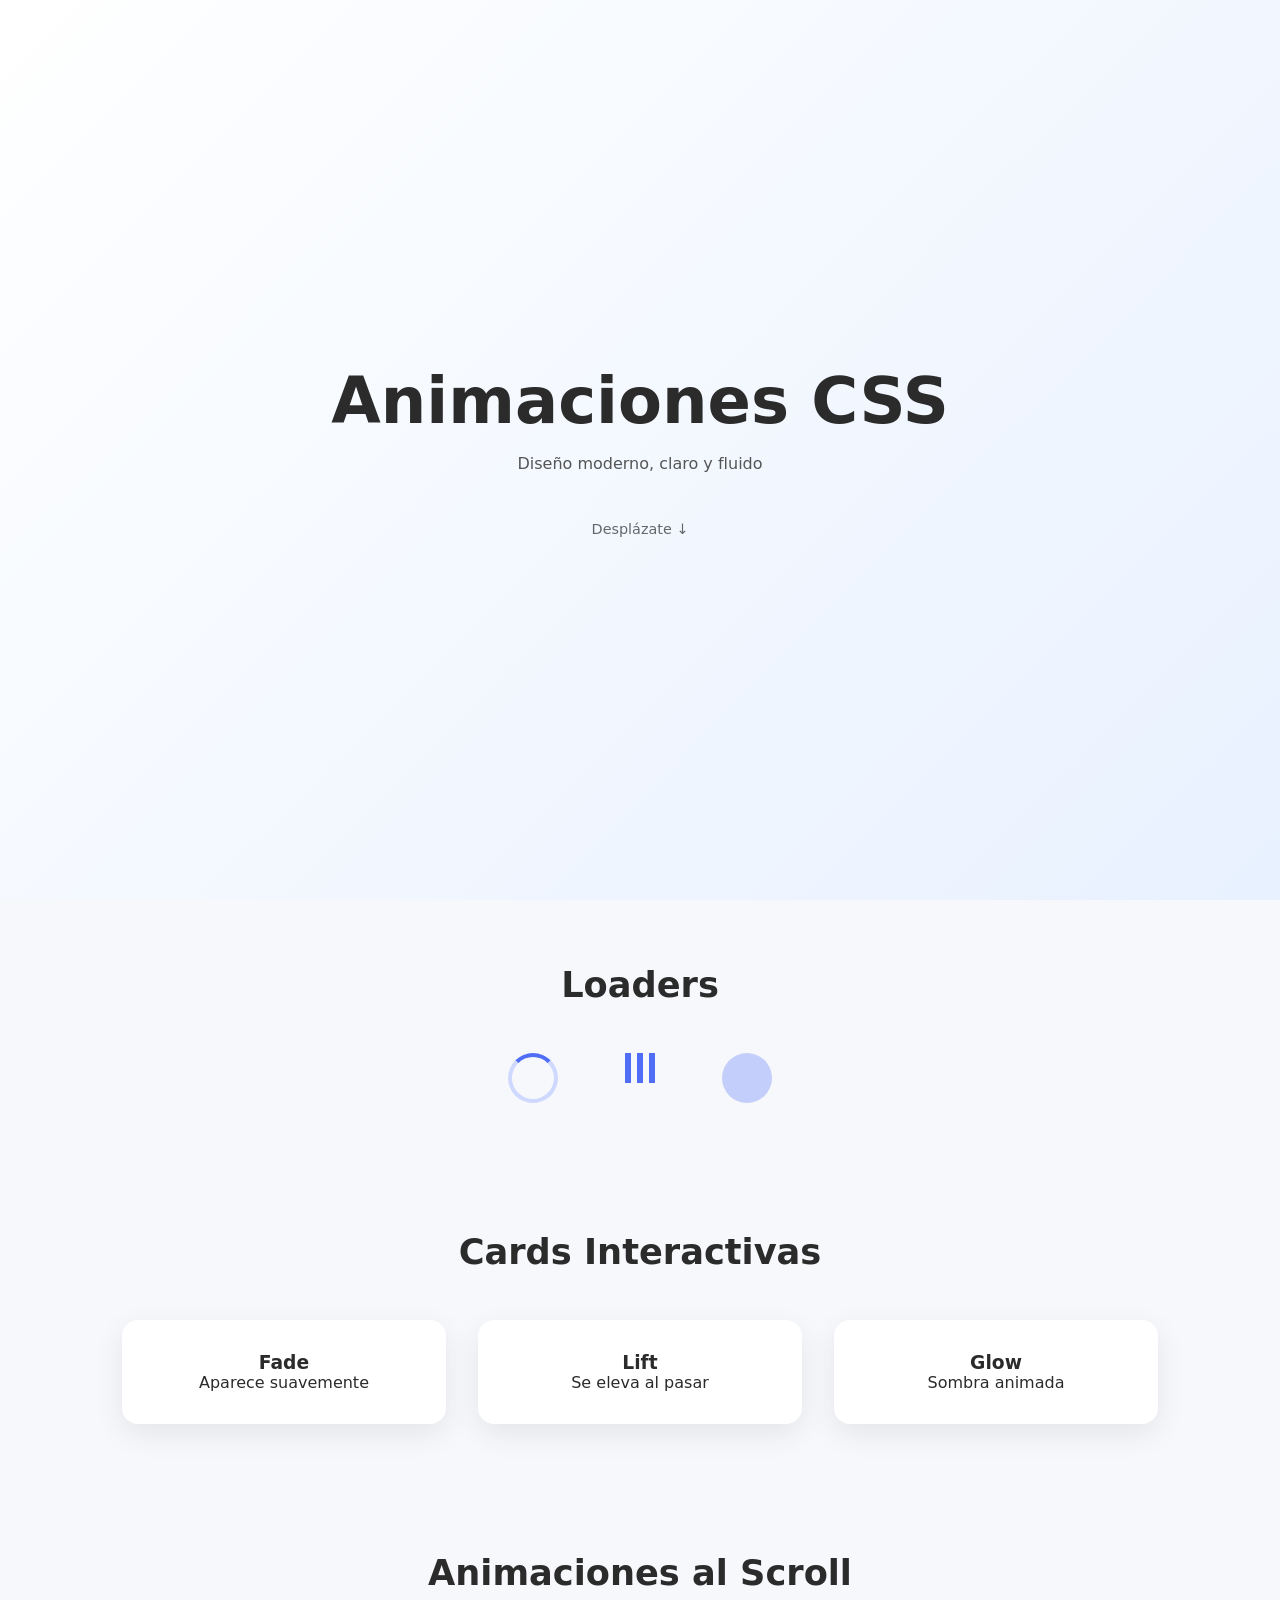
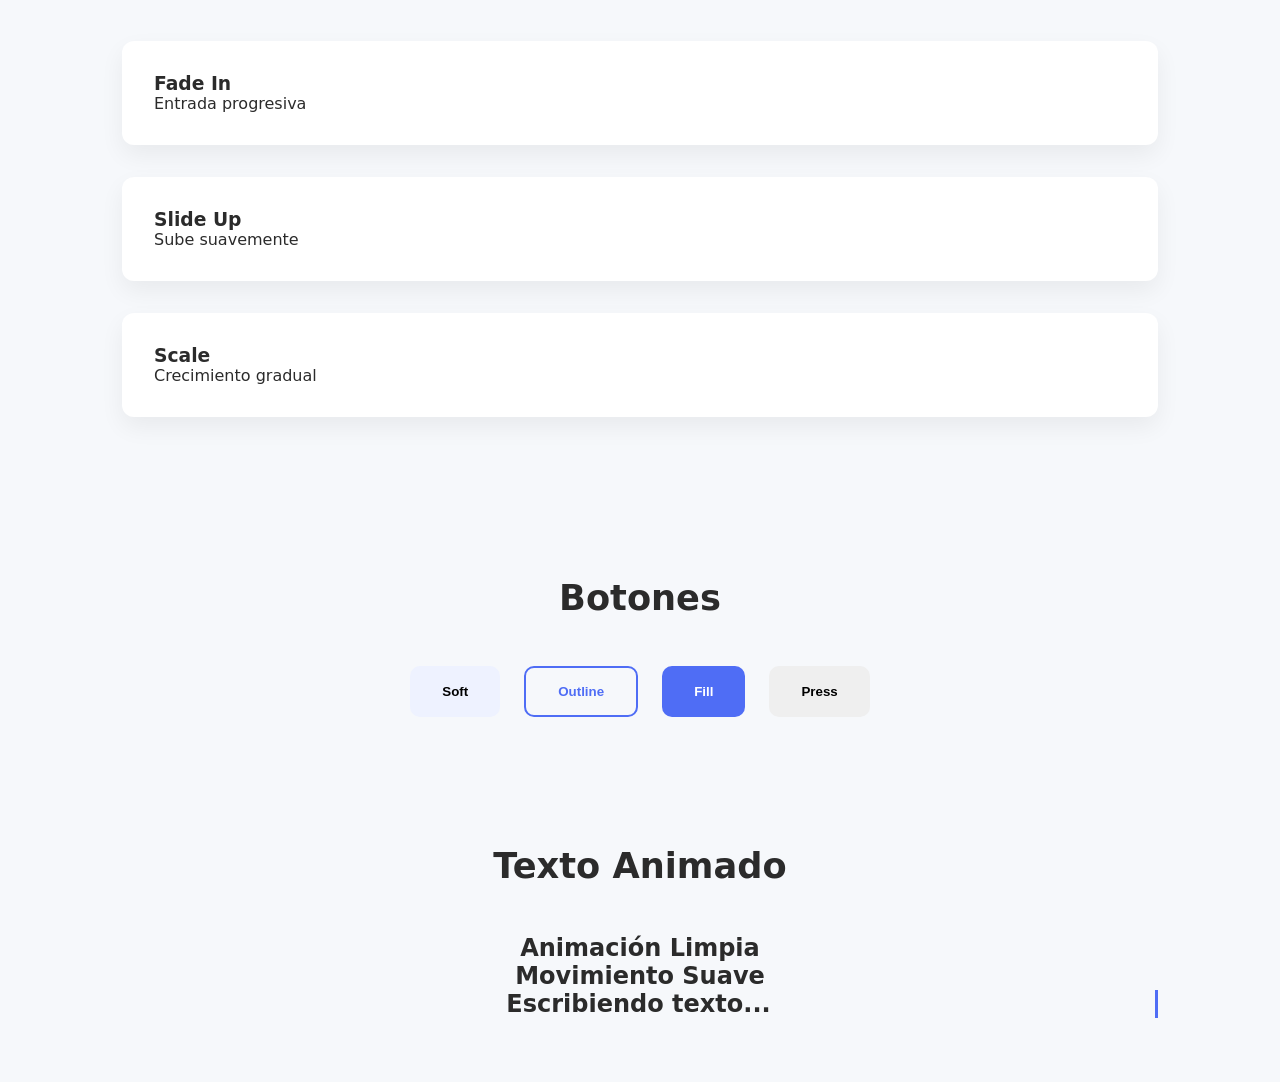
<file: Mod7Ejem1/index.html>
<!DOCTYPE html>
<html lang="es">

<head>
    <meta charset="UTF-8">
    <meta name="viewport" content="width=device-width, initial-scale=1.0">
    <title>Animaciones CSS – Estilo Claro</title>
    <link rel="stylesheet" href="styles.css">
</head>

<body>

    <header class="hero">
        <h1 class="hero-title">Animaciones CSS</h1>
        <p class="hero-subtitle">Diseño moderno, claro y fluido</p>
        <div class="scroll-indicator">Desplázate ↓</div>
    </header>

    <main class="container">

        <section class="section">
            <h2>Loaders</h2>
            <div class="loaders">
                <div class="loader-circle"></div>
                <div class="loader-bars">
                    <span></span><span></span><span></span>
                </div>
                <div class="loader-wave"></div>
            </div>
        </section>

        <section class="section">
            <h2>Cards Interactivas</h2>
            <div class="cards-grid">
                <article class="card fade-hover">
                    <h3>Fade</h3>
                    <p>Aparece suavemente</p>
                </article>

                <article class="card lift-hover">
                    <h3>Lift</h3>
                    <p>Se eleva al pasar</p>
                </article>

                <article class="card glow-hover">
                    <h3>Glow</h3>
                    <p>Sombra animada</p>
                </article>
            </div>
        </section>

        <section class="section">
            <h2>Animaciones al Scroll</h2>

            <div class="scroll-box fade-in animate-on-scroll">
                <h3>Fade In</h3>
                <p>Entrada progresiva</p>
            </div>

            <div class="scroll-box slide-up animate-on-scroll">
                <h3>Slide Up</h3>
                <p>Sube suavemente</p>
            </div>

            <div class="scroll-box scale-in animate-on-scroll">
                <h3>Scale</h3>
                <p>Crecimiento gradual</p>
            </div>
        </section>

        <section class="section">
            <h2>Botones</h2>
            <div class="buttons-grid">
                <button class="btn soft">Soft</button>
                <button class="btn outline">Outline</button>
                <button class="btn fill">Fill</button>
                <button class="btn press">Press</button>
            </div>
        </section>

        <section class="section">
            <h2>Texto Animado</h2>
            <h1 class="text-fade">Animación Limpia</h1>
            <h1 class="text-slide">Movimiento Suave</h1>
            <h1 class="text-type">Escribiendo texto...</h1>
        </section>

    </main>

    <script src="script.js"></script>
</body>

</html>
</file>
<file: style.css>
/* RESET SIMPLE */
* {
    margin: 0;
    padding: 0;
    box-sizing: border-box;
}

/* FONDO Y TEXTO GENERAL */
body {
    font-family: Arial, Helvetica, sans-serif;
    background-color: #050816;
    /* fondo oscuro */
    color: #f5f5f5;
}

.lista {
    padding: 6px;
}

/* BARRA SUPERIOR */
.topbar {
    display: flex;
    justify-content: space-between;
    align-items: center;
    padding: 12px 30px;
    border-bottom: 1px solid #1f2937;
    background-color: #050816;
}

.logo {
    font-weight: bold;
    color: #00ffe7;
    letter-spacing: 2px;
}

.logo span {
    color: #ff2aac;
    /* pequeño contraste tipo neón */
}

.menu a {
    color: #e5e7eb;
    text-decoration: none;
    margin-left: 20px;
    font-size: 0.9rem;
}

.menu a:hover {
    color: #00ffe7;
}

/* LAYOUT PRINCIPAL */
.wrapper {
    max-width: 1100px;
    margin: 20px auto;
    padding: 0 20px;
    display: flex;
    gap: 20px;
}

/* SIDEBAR IZQUIERDA */
.sidebar {
    width: 270px;
    display: flex;
    flex-direction: column;
    gap: 15px;
}

.card {
    background-color: #0b1120;
    border: 1px solid #1f2937;
    padding: 12px 14px;
    border-radius: 8px;
}

.card h3 {
    font-size: 0.95rem;
    margin-bottom: 6px;
    color: #00ffe7;
    text-transform: uppercase;
}

.card p,
.card ul {
    font-size: 0.85rem;
    color: #d1d5db;
}

.card ul {
    list-style: none;
}

.card ul li+li {
    margin-top: 4px;
}

.card .links a {
    color: #ff2aac;
    text-decoration: none;
    font-size: 0.85rem;
}

.card .links a:hover {
    text-decoration: underline;
}

/* CONTENIDO DERECHA */
.contenido {
    flex: 1;
    display: flex;
    flex-direction: column;
    gap: 18px;
}

/* SECCIÓN DE PRESENTACIÓN */
.presentacion h1 {
    font-size: 1.8rem;
    margin-bottom: 8px;
}

.resumen {
    font-size: 0.95rem;
    color: #d1d5db;
}

/* IMAGEN PRINCIPAL */
.imagen img {
    width: 100%;
    max-height: 260px;
    object-fit: cover;
    border-radius: 8px;
    margin-top: 10px;
    border: 1px solid #1f2937;
}

.imagen .pie {
    font-size: 0.8rem;
    color: #9ca3af;
    margin-top: 6px;
}

/* TEXTO INFERIOR */
.texto h2 {
    font-size: 1.1rem;
    margin-bottom: 6px;
}

.texto p {
    font-size: 0.95rem;
    color: #d1d5db;
}

.texto p+p {
    margin-top: 6px;
}

/* FOOTER */
.footer {
    margin-top: 20px;
    padding: 10px 0;
    text-align: center;
    border-top: 1px solid #1f2937;
    font-size: 0.8rem;
    color: #9ca3af;
}

/* RESPONSIVE BÁSICO: EN CELULAR SE PONE TODO EN COLUMNA */
@media (max-width: 768px) {
    .wrapper {
        flex-direction: column;
    }

    .sidebar {
        width: 100%;
    }
}
</file>
<file: Mod3ejem1/style.css>
* {
    margin: 0;
    padding: 0;
    box-sizing: border-box;
}

body {
    font-family: 'Segoe UI', Tahoma, Geneva, Verdana, sans-serif;
    background: linear-gradient(135deg, #667eea 0%, #764ba2 100%);
    min-height: 100vh;
    display: flex;
    justify-content: center;
    align-items: center;
    padding: 1rem;
}

.container {
    text-align: center;
    background: white;
    padding: 3rem;
    border-radius: 15px;
    box-shadow: 0 10px 40px rgba(0, 0, 0, 0.2);
    max-width: 600px;
}

.container h1 {
    color: #333;
    margin-bottom: 1rem;
    font-size: 2rem;
}

.container p {
    color: #666;
    margin-bottom: 2rem;
    font-size: 1.1rem;
}

.btn-open {
    background: #667eea;
    color: white;
    border: none;
    padding: 1rem 2.5rem;
    font-size: 1rem;
    font-weight: 600;
    border-radius: 8px;
    cursor: pointer;
    transition: all 0.3s ease;
}

.btn-open:hover {
    background: #5568d3;
    transform: translateY(-2px);
    box-shadow: 0 5px 15px rgba(102, 126, 234, 0.4);
}

.btn-open:active {
    transform: translateY(0);
}

.info {
    margin-top: 2rem;
    padding: 1.5rem;
    background: #f8f9fa;
    border-radius: 10px;
    text-align: left;
}

.info h3 {
    color: #667eea;
    margin-bottom: 1rem;
    font-size: 1.2rem;
}

.info ul {
    list-style: none;
    padding-left: 0;
}

.info li {
    color: #555;
    margin-bottom: 0.5rem;
    padding-left: 1.5rem;
    position: relative;
}

.info li::before {
    content: "→";
    position: absolute;
    left: 0;
    color: #667eea;
    font-weight: bold;
}

/* ==============================
   MODAL OVERLAY
   ============================== */
.modal-overlay {
    /* Position fixed para cubrir toda la pantalla */
    position: fixed;
    top: 0;
    left: 0;
    width: 100%;
    height: 100%;

    /* Fondo semitransparente */
    background-color: rgba(0, 0, 0, 0.7);

    /* Flexbox para centrar el modal */
    display: flex;
    justify-content: center;
    align-items: center;

    /* z-index alto para estar encima de todo */
    z-index: 1000;

    /* Oculto por defecto */
    opacity: 0;
    visibility: hidden;

    /* Transición suave */
    transition: opacity 0.3s ease, visibility 0.3s ease;

    /* Padding para evitar que el modal toque los bordes en móviles */
    padding: 1rem;
}

/* Clase para mostrar el modal */
.modal-overlay.active {
    opacity: 1;
    visibility: visible;
}

/* ==============================
   MODAL CONTENIDO
   ============================== */
.modal {
    background: white;
    border-radius: 20px;
    padding: 2.5rem;
    max-width: 500px;
    width: 100%;
    position: relative;
    box-shadow: 0 20px 60px rgba(0, 0, 0, 0.3);

    /* Animación de entrada */
    transform: scale(0.7);
    transition: transform 0.3s ease;
}

.modal-overlay.active .modal {
    transform: scale(1);
}

/* ==============================
   BOTÓN DE CIERRE
   ============================== */
.btn-close {
    position: absolute;
    top: 1rem;
    right: 1rem;
    background: transparent;
    border: none;
    font-size: 2rem;
    color: #999;
    cursor: pointer;
    width: 40px;
    height: 40px;
    display: flex;
    align-items: center;
    justify-content: center;
    border-radius: 50%;
    transition: all 0.3s ease;
    line-height: 1;
}

.btn-close:hover {
    background: #f0f0f0;
    color: #333;
    transform: rotate(90deg);
}

/* ==============================
   CONTENIDO DEL MODAL
   ============================== */
.modal-icon {
    width: 64px;
    height: 64px;
    margin: 0 auto 1.5rem;
    color: #667eea;
    animation: pulse 2s ease-in-out infinite;
}

@keyframes pulse {

    0%,
    100% {
        transform: scale(1);
    }

    50% {
        transform: scale(1.1);
    }
}

.modal h2 {
    color: #333;
    margin-bottom: 1rem;
    font-size: 1.8rem;
    text-align: center;
}

.modal p {
    color: #666;
    line-height: 1.6;
    margin-bottom: 1rem;
    text-align: center;
}

.modal code {
    background: #f0f0f0;
    padding: 0.2rem 0.5rem;
    border-radius: 4px;
    color: #667eea;
    font-family: 'Courier New', monospace;
}

.modal-features {
    display: flex;
    gap: 1rem;
    margin: 1.5rem 0;
    flex-wrap: wrap;
}

.feature {
    flex: 1;
    min-width: 120px;
    padding: 0.8rem;
    background: #f8f9fa;
    border-radius: 8px;
    text-align: center;
    font-size: 0.85rem;
    color: #555;
}

.feature-icon {
    display: block;
    color: #4caf50;
    font-size: 1.2rem;
    margin-bottom: 0.3rem;
}

.btn-modal-action {
    width: 100%;
    background: linear-gradient(135deg, #667eea 0%, #764ba2 100%);
    color: white;
    border: none;
    padding: 1rem;
    font-size: 1rem;
    font-weight: 600;
    border-radius: 8px;
    cursor: pointer;
    margin-top: 1rem;
    transition: all 0.3s ease;
}

.btn-modal-action:hover {
    transform: translateY(-2px);
    box-shadow: 0 5px 15px rgba(102, 126, 234, 0.4);
}

.btn-modal-action:active {
    transform: translateY(0);
}

/* ==============================
   RESPONSIVE
   ============================== */
@media (max-width: 768px) {
    .modal {
        padding: 2rem;
    }

    .modal h2 {
        font-size: 1.5rem;
    }

    .modal p {
        font-size: 0.95rem;
    }

    .modal-features {
        flex-direction: column;
    }

    .feature {
        min-width: auto;
    }
}

@media (max-width: 480px) {
    .container {
        padding: 2rem;
    }

    .container h1 {
        font-size: 1.5rem;
    }

    .modal {
        padding: 1.5rem;
    }

    .btn-close {
        top: 0.5rem;
        right: 0.5rem;
    }
}
</file>
<file: Mod3Ejem2/style.css>
/* =====================================
   RESET
   ===================================== */

* {
    margin: 0;
    padding: 0;
    box-sizing: border-box;
}

:root {
    --color-primary: #667eea;
    --color-primary-dark: #5568d3;
    --color-secondary: #764ba2;
    --color-text: #2d3748;
    --color-text-light: #718096;
    --color-bg: #ffffff;
    --color-bg-alt: #f7fafc;
    --color-border: #e2e8f0;

    --nav-height: 70px;
    --transition: all 0.3s ease;
}

html {
    scroll-behavior: smooth;
}

body {
    font-family: -apple-system, BlinkMacSystemFont, 'Segoe UI', sans-serif;
    line-height: 1.6;
    color: var(--color-text);
}

.container {
    max-width: 1200px;
    margin: 0 auto;
    padding: 0 2rem;
}

code {
    background: #f1f5f9;
    padding: 2px 6px;
    border-radius: 4px;
    font-size: 0.9em;
    color: var(--color-primary);
}

/* =====================================
   NAVBAR - POSITION: STICKY ⭐
   ===================================== */

.navbar {
    /* ⭐ STICKY: Se pega cuando llega a top: 0 */
    position: sticky;
    top: 0;

    background-color: var(--color-bg);
    height: var(--nav-height);
    z-index: 1000;
    transition: var(--transition);

    /* Borde suave por defecto */
    border-bottom: 1px solid transparent;
}

/* Cuando está "pegado" (sticky activo) - Lo controlamos con JS */
.navbar.scrolled {
    background-color: rgba(255, 255, 255, 0.98);
    border-bottom-color: var(--color-border);
    box-shadow: 0 2px 10px rgba(0, 0, 0, 0.1);
}

.navbar .container {
    height: 100%;
    display: flex;
    justify-content: space-between;
    align-items: center;
}

/* Logo */
.logo {
    display: flex;
    align-items: center;
    gap: 0.5rem;
    text-decoration: none;
    font-size: 1.5rem;
    font-weight: 700;
    color: var(--color-text);
    transition: var(--transition);
}

.logo:hover {
    color: var(--color-primary);
    transform: scale(1.05);
}

.logo-icon {
    font-size: 2rem;
}

/* Hamburguesa */
.nav-toggle {
    display: none;
    flex-direction: column;
    justify-content: center;
    align-items: center;
    width: 30px;
    height: 25px;
    background: transparent;
    border: none;
    cursor: pointer;
    position: relative;
}

.hamburger {
    width: 25px;
    height: 3px;
    background: var(--color-text);
    border-radius: 3px;
    transition: var(--transition);
    position: relative;
}

.hamburger::before,
.hamburger::after {
    content: '';
    position: absolute;
    width: 25px;
    height: 3px;
    background: var(--color-text);
    border-radius: 3px;
    transition: var(--transition);
}

.hamburger::before {
    top: -8px;
}

.hamburger::after {
    top: 8px;
}

.nav-toggle.active .hamburger {
    background: transparent;
}

.nav-toggle.active .hamburger::before {
    top: 0;
    transform: rotate(45deg);
}

.nav-toggle.active .hamburger::after {
    top: 0;
    transform: rotate(-45deg);
}

/* Menú */
.nav-menu {
    list-style: none;
    display: flex;
    gap: 0.5rem;
    align-items: center;
}

.nav-link {
    display: block;
    padding: 0.5rem 1rem;
    color: var(--color-text);
    text-decoration: none;
    font-weight: 500;
    border-radius: 6px;
    transition: var(--transition);
}

.nav-link:hover {
    background: var(--color-bg-alt);
    color: var(--color-primary);
}

.btn-cta {
    background: linear-gradient(135deg, var(--color-primary), var(--color-secondary));
    color: white !important;
    padding: 0.75rem 1.5rem;
    border-radius: 25px;
    box-shadow: 0 4px 15px rgba(102, 126, 234, 0.4);
}

.btn-cta:hover {
    transform: translateY(-2px);
    box-shadow: 0 6px 20px rgba(102, 126, 234, 0.6);
}

/* =====================================
   HERO
   ===================================== */

.hero {
    background: linear-gradient(135deg, var(--color-primary) 0%, var(--color-secondary) 100%);
    color: white;
    min-height: 100vh;
    display: flex;
    align-items: center;
    text-align: center;
    padding: 4rem 0;
}

.hero h1 {
    font-size: 3.5rem;
    margin-bottom: 1rem;
    animation: fadeInUp 0.8s ease;
}

.subtitle {
    font-size: 1.25rem;
    opacity: 0.9;
    max-width: 600px;
    margin: 0 auto 2rem;
    animation: fadeInUp 0.8s ease 0.2s both;
}

.scroll-indicator {
    animation: bounce 2s infinite;
    margin-top: 3rem;
}

@keyframes fadeInUp {
    from {
        opacity: 0;
        transform: translateY(30px);
    }

    to {
        opacity: 1;
        transform: translateY(0);
    }
}

@keyframes bounce {

    0%,
    100% {
        transform: translateY(0);
    }

    50% {
        transform: translateY(-10px);
    }
}

/* =====================================
   SECTIONS
   ===================================== */

.section {
    padding: 5rem 0;
}

.section-alt {
    background: var(--color-bg-alt);
}

.section h2 {
    text-align: center;
    font-size: 2.5rem;
    margin-bottom: 3rem;
    color: var(--color-text);
}

/* Features Grid */
.features-grid {
    display: grid;
    grid-template-columns: repeat(auto-fit, minmax(250px, 1fr));
    gap: 2rem;
}

.feature-card {
    background: white;
    padding: 2rem;
    border-radius: 12px;
    box-shadow: 0 4px 6px rgba(0, 0, 0, 0.07);
    transition: var(--transition);
}

.feature-card:hover {
    transform: translateY(-5px);
    box-shadow: 0 10px 25px rgba(0, 0, 0, 0.15);
}

.icon {
    font-size: 3rem;
    margin-bottom: 1rem;
}

.feature-card h3 {
    margin-bottom: 0.5rem;
    color: var(--color-primary);
}

/* Pricing Grid */
.pricing-grid {
    display: grid;
    grid-template-columns: repeat(auto-fit, minmax(280px, 1fr));
    gap: 2rem;
    max-width: 1000px;
    margin: 0 auto;
}

.pricing-card {
    background: white;
    padding: 2.5rem 2rem;
    border-radius: 12px;
    box-shadow: 0 4px 6px rgba(0, 0, 0, 0.07);
    text-align: center;
    transition: var(--transition);
    position: relative;
}

.pricing-card:hover {
    transform: scale(1.03);
    box-shadow: 0 10px 30px rgba(0, 0, 0, 0.15);
}

.pricing-card.featured {
    border: 2px solid var(--color-primary);
    transform: scale(1.05);
}

.badge {
    /* ⭐ POSITION: ABSOLUTE - Relativo a .pricing-card */
    position: absolute;
    top: -15px;
    left: 50%;
    transform: translateX(-50%);
    background: var(--color-primary);
    color: white;
    padding: 0.5rem 1.5rem;
    border-radius: 20px;
    font-size: 0.875rem;
    font-weight: 600;
}

.price {
    font-size: 3rem;
    font-weight: 700;
    color: var(--color-primary);
    margin: 1rem 0;
}

.price span {
    font-size: 1rem;
    color: var(--color-text-light);
}

.pricing-card ul {
    list-style: none;
    margin: 1.5rem 0;
    text-align: left;
}

.pricing-card li {
    padding: 0.5rem 0;
}

.pricing-card button {
    width: 100%;
    padding: 1rem;
    background: var(--color-primary);
    color: white;
    border: none;
    border-radius: 8px;
    font-size: 1rem;
    font-weight: 600;
    cursor: pointer;
    transition: var(--transition);
}

.pricing-card button:hover {
    background: var(--color-primary-dark);
    transform: translateY(-2px);
}

/* Testimonials */
.testimonials-grid {
    display: grid;
    grid-template-columns: repeat(auto-fit, minmax(400px, 1fr));
    gap: 2rem;
    max-width: 900px;
    margin: 0 auto;
}

.testimonial {
    background: white;
    padding: 2rem;
    border-radius: 12px;
    box-shadow: 0 4px 6px rgba(0, 0, 0, 0.07);
    border-left: 4px solid var(--color-primary);
}

.quote {
    font-style: italic;
    font-size: 1.1rem;
    margin-bottom: 1rem;
    color: var(--color-text-light);
}

.author {
    font-weight: 600;
    color: var(--color-primary);
}

/* Contact Form */
.contact-form {
    max-width: 600px;
    margin: 2rem auto;
}

.contact-form input,
.contact-form textarea {
    width: 100%;
    padding: 1rem;
    margin-bottom: 1rem;
    border: 2px solid var(--color-border);
    border-radius: 8px;
    font-size: 1rem;
    transition: var(--transition);
}

.contact-form input:focus,
.contact-form textarea:focus {
    outline: none;
    border-color: var(--color-primary);
}

.btn-submit {
    width: 100%;
    padding: 1rem;
    background: var(--color-primary);
    color: white;
    border: none;
    border-radius: 8px;
    font-size: 1.1rem;
    font-weight: 600;
    cursor: pointer;
    transition: var(--transition);
}

.btn-submit:hover {
    background: var(--color-primary-dark);
    transform: translateY(-2px);
}

/* Footer */
.footer {
    background: var(--color-text);
    color: white;
    padding: 2rem 0;
    text-align: center;
}

/* =====================================
   BTN TOP - POSITION: FIXED ⭐
   ===================================== */

.btn-top {
    /* ⭐ FIXED: Siempre en la misma posición en viewport */
    position: fixed;
    bottom: 30px;
    right: 30px;

    width: 50px;
    height: 50px;
    background: var(--color-primary);
    color: white;
    border: none;
    border-radius: 50%;
    font-size: 1.5rem;
    cursor: pointer;
    box-shadow: 0 4px 15px rgba(0, 0, 0, 0.2);
    transition: var(--transition);
    z-index: 999;

    /* Inicialmente oculto */
    opacity: 0;
    visibility: hidden;
}

.btn-top.visible {
    opacity: 1;
    visibility: visible;
}

.btn-top:hover {
    background: var(--color-primary-dark);
    transform: translateY(-5px);
}

/* =====================================
   RESPONSIVE
   ===================================== */

@media (max-width: 768px) {
    .nav-toggle {
        display: flex;
    }

    .nav-menu {
        position: fixed;
        left: -100%;
        top: var(--nav-height);
        flex-direction: column;
        background: white;
        width: 100%;
        padding: 2rem 0;
        box-shadow: 0 10px 27px rgba(0, 0, 0, 0.05);
        transition: left 0.3s ease;
    }

    .nav-menu.active {
        left: 0;
    }

    .nav-link {
        width: 100%;
        text-align: center;
        padding: 1rem;
    }

    .hero h1 {
        font-size: 2rem;
    }

    .testimonials-grid {
        grid-template-columns: 1fr;
    }
}
</file>
<file: Mod3Ejem4/style.css>
* {
    margin: 0;
    padding: 0;
    box-sizing: border-box;
}

body {
    font-family: 'Segoe UI', Tahoma, Geneva, Verdana, sans-serif;
    overflow-x: hidden;
}

/* ==============================
   HERO SECTION
   ============================== */
.hero {
    /* Position relative para que los elementos absolutos se posicionen respecto a esta sección */
    position: relative;

    /* Altura completa del viewport */
    height: 100vh;

    /* Imagen de fondo */
    background-image: url('https://images.unsplash.com/photo-1517694712202-14dd9538aa97?w=1920&h=1080&fit=crop');
    background-size: cover;
    background-position: center;
    background-attachment: fixed;
    /* Efecto parallax */

    /* Flexbox para centrar el contenido */
    display: flex;
    justify-content: center;
    align-items: center;

    /* Overflow hidden para asegurar que nada se salga */
    overflow: hidden;
}

/* ==============================
   OVERLAY SEMITRANSPARENTE
   ============================== */
.hero-overlay {
    /* Position absolute para cubrir toda la sección hero */
    position: absolute;
    top: 0;
    left: 0;
    width: 100%;
    height: 100%;

    /* Fondo oscuro semitransparente con gradiente */
    background: linear-gradient(135deg,
            rgba(102, 126, 234, 0.8) 0%,
            rgba(118, 75, 162, 0.8) 100%);

    /* z-index bajo para estar detrás del contenido pero encima de la imagen */
    z-index: 1;
}

/* ==============================
   REDES SOCIALES
   ============================== */
.social-links {
    /* Position absolute para posicionar en el lado izquierdo */
    position: absolute;
    left: 2rem;
    top: 50%;
    transform: translateY(-50%);

    /* z-index para estar encima del overlay */
    z-index: 10;

    /* Flexbox vertical */
    display: flex;
    flex-direction: column;
    gap: 1.5rem;
}

.social-links a {
    color: white;
    width: 40px;
    height: 40px;
    display: flex;
    align-items: center;
    justify-content: center;
    border-radius: 50%;
    background: rgba(255, 255, 255, 0.1);
    backdrop-filter: blur(10px);
    transition: all 0.3s ease;
}

.social-links a:hover {
    background: rgba(255, 255, 255, 0.2);
    transform: translateX(5px);
}

/* ==============================
   CONTENIDO HERO
   ============================== */
.hero-content {
    /* z-index alto para estar encima del overlay */
    z-index: 10;

    /* Centrado y espaciado */
    text-align: center;
    max-width: 800px;
    padding: 2rem;

    /* Animación de entrada */
    animation: fadeInUp 1s ease;
}

@keyframes fadeInUp {
    from {
        opacity: 0;
        transform: translateY(30px);
    }

    to {
        opacity: 1;
        transform: translateY(0);
    }
}

.hero-badge {
    display: inline-block;
    padding: 0.5rem 1.5rem;
    background: rgba(255, 255, 255, 0.2);
    backdrop-filter: blur(10px);
    border-radius: 20px;
    color: white;
    font-size: 0.9rem;
    font-weight: 600;
    margin-bottom: 1.5rem;
    text-transform: uppercase;
    letter-spacing: 2px;
}

.hero-content h1 {
    color: white;
    font-size: 4rem;
    margin-bottom: 1rem;
    text-shadow: 2px 2px 10px rgba(0, 0, 0, 0.3);
    line-height: 1.2;
    animation: fadeInUp 1s ease 0.2s backwards;
}

.hero-content p {
    color: rgba(255, 255, 255, 0.95);
    font-size: 1.3rem;
    margin-bottom: 2.5rem;
    line-height: 1.6;
    text-shadow: 1px 1px 5px rgba(0, 0, 0, 0.2);
    animation: fadeInUp 1s ease 0.4s backwards;
}

/* ==============================
   BOTONES HERO
   ============================== */
.hero-buttons {
    display: flex;
    gap: 1rem;
    justify-content: center;
    margin-bottom: 3rem;
    animation: fadeInUp 1s ease 0.6s backwards;
}

.btn {
    padding: 1rem 2.5rem;
    font-size: 1rem;
    font-weight: 600;
    border: none;
    border-radius: 50px;
    cursor: pointer;
    transition: all 0.3s ease;
}

.btn-primary {
    background: white;
    color: #667eea;
}

.btn-primary:hover {
    transform: translateY(-3px);
    box-shadow: 0 10px 25px rgba(255, 255, 255, 0.3);
}

.btn-secondary {
    background: transparent;
    color: white;
    border: 2px solid white;
}

.btn-secondary:hover {
    background: white;
    color: #667eea;
    transform: translateY(-3px);
}

/* ==============================
   ESTADÍSTICAS HERO
   ============================== */
.hero-stats {
    display: flex;
    gap: 3rem;
    justify-content: center;
    animation: fadeInUp 1s ease 0.8s backwards;
}

.stat {
    text-align: center;
}

.stat h3 {
    color: white;
    font-size: 2.5rem;
    margin-bottom: 0.3rem;
    text-shadow: 2px 2px 10px rgba(0, 0, 0, 0.3);
}

.stat p {
    color: rgba(255, 255, 255, 0.9);
    font-size: 0.9rem;
    text-transform: uppercase;
    letter-spacing: 1px;
    margin: 0;
    text-shadow: none;
}

/* ==============================
   SCROLL INDICATOR
   ============================== */
.scroll-indicator {
    /* Position absolute en la parte inferior central */
    position: absolute;
    bottom: 2rem;
    left: 50%;
    transform: translateX(-50%);

    /* z-index para estar encima del overlay */
    z-index: 10;

    /* Estilos */
    display: flex;
    flex-direction: column;
    align-items: center;
    gap: 0.5rem;
    color: white;
    cursor: pointer;

    /* Animación de rebote */
    animation: bounce 2s ease-in-out infinite;
}

@keyframes bounce {

    0%,
    100% {
        transform: translateX(-50%) translateY(0);
    }

    50% {
        transform: translateX(-50%) translateY(-10px);
    }
}

.scroll-indicator span {
    font-size: 0.8rem;
    text-transform: uppercase;
    letter-spacing: 2px;
}

.scroll-arrow {
    width: 30px;
    height: 30px;
    border: 2px solid white;
    border-radius: 50%;
    display: flex;
    align-items: center;
    justify-content: center;
}

/* ==============================
   SECCIÓN DE CONTENIDO
   ============================== */
.content-section {
    padding: 5rem 2rem;
    background: #f8f9fa;
}

.content-container {
    max-width: 1200px;
    margin: 0 auto;
}

.content-container h2 {
    text-align: center;
    font-size: 2.5rem;
    color: #333;
    margin-bottom: 3rem;
}

.features-grid {
    display: grid;
    grid-template-columns: repeat(auto-fit, minmax(280px, 1fr));
    gap: 2rem;
}

.feature {
    background: white;
    padding: 2.5rem;
    border-radius: 15px;
    text-align: center;
    box-shadow: 0 5px 20px rgba(0, 0, 0, 0.1);
    transition: transform 0.3s ease;
}

.feature:hover {
    transform: translateY(-10px);
}

.feature-icon {
    font-size: 3rem;
    margin-bottom: 1rem;
}

.feature h3 {
    color: #333;
    font-size: 1.5rem;
    margin-bottom: 1rem;
}

.feature p {
    color: #666;
    line-height: 1.6;
}

/* ==============================
   RESPONSIVE
   ============================== */
@media (max-width: 768px) {
    .hero-content h1 {
        font-size: 2.5rem;
    }

    .hero-content p {
        font-size: 1.1rem;
    }

    .hero-buttons {
        flex-direction: column;
        align-items: center;
    }

    .btn {
        width: 100%;
        max-width: 250px;
    }

    .hero-stats {
        flex-direction: column;
        gap: 1.5rem;
    }

    .stat h3 {
        font-size: 2rem;
    }

    .social-links {
        left: 1rem;
        gap: 1rem;
    }

    .social-links a {
        width: 35px;
        height: 35px;
    }
}

@media (max-width: 480px) {
    .hero-content {
        padding: 1rem;
    }

    .hero-content h1 {
        font-size: 2rem;
    }

    .hero-content p {
        font-size: 1rem;
    }

    .hero-badge {
        font-size: 0.75rem;
        padding: 0.4rem 1rem;
    }

    .social-links {
        display: none;
        /* Ocultar en móviles muy pequeños */
    }

    .content-section {
        padding: 3rem 1rem;
    }

    .content-container h2 {
        font-size: 2rem;
    }
}
</file>
<file: Mod4Ejem3/style.css>
* {
    margin: 0;
    padding: 0;
    box-sizing: border-box;
}

body {
    font-family: 'Segoe UI', Tahoma, Geneva, Verdana, sans-serif;
}

/* ==============================
   HOLY GRAIL LAYOUT CON GRID
   ============================== */
.holy-grail {
    display: grid;
    grid-template-areas:
        "header header header"
        "nav main sidebar"
        "footer footer footer";
    grid-template-columns: 200px 1fr 200px;
    grid-template-rows: auto 1fr auto;
    min-height: 100vh;
    gap: 1rem;
    padding: 1rem;
    background: #f0f2f5;
}

.header {
    grid-area: header;
    background: linear-gradient(135deg, #667eea 0%, #764ba2 100%);
    color: white;
    padding: 2rem;
    text-align: center;
    border-radius: 10px;
}

.nav {
    grid-area: nav;
    background: white;
    padding: 1.5rem;
    border-radius: 10px;
    box-shadow: 0 2px 10px rgba(0, 0, 0, 0.1);
}

.nav ul {
    list-style: none;
}

.nav li {
    margin: 0.5rem 0;
}

.nav a {
    color: #667eea;
    text-decoration: none;
    display: block;
    padding: 0.5rem;
    border-radius: 5px;
    transition: background 0.3s;
}

.nav a:hover {
    background: #f0f2f5;
}

.main {
    grid-area: main;
    background: white;
    padding: 2rem;
    border-radius: 10px;
    box-shadow: 0 2px 10px rgba(0, 0, 0, 0.1);
}

.main h2 {
    color: #333;
    margin-bottom: 1rem;
}

.main p {
    line-height: 1.6;
    color: #666;
    margin-bottom: 1rem;
}

.sidebar {
    grid-area: sidebar;
    background: white;
    padding: 1.5rem;
    border-radius: 10px;
    box-shadow: 0 2px 10px rgba(0, 0, 0, 0.1);
}

.widget {
    background: #f8f9fa;
    padding: 1rem;
    margin-bottom: 1rem;
    border-radius: 8px;
}

.footer {
    grid-area: footer;
    background: #333;
    color: white;
    padding: 1.5rem;
    text-align: center;
    border-radius: 10px;
}

/* RESPONSIVE */
@media (max-width: 768px) {
    .holy-grail {
        grid-template-areas:
            "header"
            "nav"
            "main"
            "sidebar"
            "footer";
        grid-template-columns: 1fr;
        grid-template-rows: auto auto 1fr auto auto;
    }
}
</file>
<file: Mod5Ejem4-2/style.css>
/* =========================================
   VARIABLES & SISTEMA TIPOGRÁFICO
   ========================================= */
:root {
    /* Paleta de colores básica para el ejercicio 
    */
    --bg-color: #f8f9fa;
    --text-color: #2d3436;
    --accent-color: #0984e3;

    /* SISTEMA FLUIDO CON CLAMP()
      Sintaxis: clamp(min, val_dinamico, max)
      
      - min: El tamaño más pequeño permitido (ej. móvil).
      - val_dinamico: Cálculo basado en el ancho del viewport (vw).
      - max: El tamaño más grande permitido (ej. escritorio).
    */

    /* Body: Escala de 1rem (16px) a 1.25rem (20px) */
    --fs-body: clamp(1rem, 0.9rem + 0.5vw, 1.25rem);

    /* H1: Escala de 2rem (32px) a 3.5rem (56px) agresivamente */
    --fs-h1: clamp(2rem, 1.5rem + 5vw, 3.5rem);

    /* H2: Escala de 1.5rem (24px) a 2.5rem (40px) */
    --fs-h2: clamp(1.5rem, 1.2rem + 3vw, 2.5rem);

    /* H3: Escala más sutil */
    --fs-h3: clamp(1.25rem, 1.1rem + 2vw, 2rem);

    /* Line Heights adaptables */
    --lh-tight: 1.1;
    /* Para encabezados grandes */
    --lh-body: 1.6;
    /* Para lectura cómoda */
}

/* =========================================
   RESET BÁSICO
   ========================================= */
* {
    box-sizing: border-box;
    margin: 0;
    padding: 0;
}

body {
    background-color: var(--bg-color);
    color: var(--text-color);
    font-family: system-ui, -apple-system, sans-serif;

    /* Aplicación de la variable fluida base */
    font-size: var(--fs-body);
    line-height: var(--lh-body);

    padding: 2rem;
}

/* =========================================
   ESTILOS DE ENCABEZADOS
   ========================================= */
h1,
h2,
h3,
h4 {
    font-weight: 800;
    line-height: var(--lh-tight);
    margin-bottom: 0.8em;
    color: #1a1a1a;
}

h1 {
    font-size: var(--fs-h1);
    color: var(--accent-color);
}

h2 {
    font-size: var(--fs-h2);
    margin-top: 2em;
}

h3 {
    font-size: var(--fs-h3);
}

/* =========================================
   ELEMENTOS DE TEXTO
   ========================================= */
p {
    margin-bottom: 1.5em;
    max-width: 65ch;
    /* Ancho óptimo de lectura */
}

.subtitle {
    font-size: 1.2em;
    /* Relativo al tamaño fluido del body */
    opacity: 0.8;
    font-weight: 300;
}

blockquote {
    border-left: 5px solid var(--accent-color);
    padding-left: 1rem;
    font-style: italic;
    font-size: 1.1em;
    margin: 2rem 0;
    background: #e3e8ec;
    padding: 1rem;
    border-radius: 0 8px 8px 0;
}

code {
    background-color: #dfe6e9;
    padding: 0.2em 0.4em;
    border-radius: 4px;
    font-size: 0.9em;
}

hr {
    border: 0;
    height: 1px;
    background: #b2bec3;
    margin: 3rem 0;
}

/* =========================================
   LAYOUT
   ========================================= */
.container {
    max-width: 800px;
    margin: 0 auto;
}
</file>
<file: Mod6Ejem1/styles.css>
:root {
    --bg-main: #0b1020;
    --bg-secondary: #111827;
    --card: #1f2933;
    --accent: #22d3ee;
    --text-main: #e5e7eb;
    --text-muted: #94a3b8;
}

* {
    margin: 0;
    padding: 0;
    box-sizing: border-box;
    font-family: 'Inter', sans-serif;
}

body {
    background: var(--bg-main);
    color: var(--text-main);
}

.topbar {
    display: flex;
    justify-content: space-between;
    align-items: center;
    padding: 1rem 2rem;
    background: var(--bg-secondary);
    border-bottom: 1px solid rgba(255, 255, 255, 0.05);
}

.logo {
    font-weight: 700;
    letter-spacing: 0.5px;
}

.menu a {
    color: var(--text-muted);
    margin-left: 1.5rem;
    text-decoration: none;
    font-size: 0.9rem;
}

.menu a:hover {
    color: var(--accent);
}

.hero {
    display: grid;
    grid-template-columns: 1fr 320px;
    align-items: center;
    gap: 3rem;
    padding: 4rem 6rem;
}

.hero-text h1 {
    font-size: 2.6rem;
    font-weight: 800;
}

.hero-text span {
    color: var(--accent);
}

.hero-text p {
    margin: 1.5rem 0;
    max-width: 520px;
    color: var(--text-muted);
    line-height: 1.6;
}

.hero-actions {
    display: flex;
    gap: 1rem;
}

.btn {
    padding: 0.75rem 1.5rem;
    border-radius: 8px;
    font-size: 0.9rem;
    font-weight: 600;
    text-decoration: none;
    transition: 0.2s;
}

.btn.primary {
    background: var(--accent);
    color: #020617;
}

.btn.primary:hover {
    opacity: 0.85;
}

.btn.secondary {
    border: 1px solid var(--accent);
    color: var(--accent);
}

.btn.secondary:hover {
    background: rgba(34, 211, 238, 0.1);
}

.hero-visual {
    display: flex;
    justify-content: center;
    align-items: center;
}

.avatar {
    width: 260px;
    height: 260px;
    border-radius: 50%;
    overflow: hidden;
    border: 4px solid var(--accent);
    box-shadow: 0 0 0 6px rgba(34, 211, 238, 0.15);
    background: #020617;
}

.avatar img {
    width: 100%;
    height: 100%;
    object-fit: cover;
    object-position: center;
    display: block;
}

.section {
    padding: 4rem 6rem;
    text-align: center;
}

.section.dark {
    background: var(--bg-secondary);
}

.section h2 {
    font-size: 1.9rem;
    margin-bottom: 1.5rem;
}

.section-text {
    max-width: 750px;
    margin: auto;
    color: var(--text-muted);
    line-height: 1.7;
    margin-bottom: 1rem;
}

.skills {
    display: grid;
    grid-template-columns: repeat(auto-fit, minmax(220px, 1fr));
    gap: 2rem;
    margin-top: 2.5rem;
}

.skill {
    background: var(--card);
    padding: 2rem;
    border-radius: 14px;
    transition: transform 0.2s ease;
}

.skill:hover {
    transform: translateY(-6px);
}

.skill i {
    font-size: 2rem;
    color: var(--accent);
}

.skill h3 {
    margin: 0.75rem 0;
}

.footer {
    padding: 2rem;
    text-align: center;
    color: var(--text-muted);
    font-size: 0.85rem;
}

@media (max-width: 900px) {
    .hero {
        grid-template-columns: 1fr;
        text-align: center;
        padding: 3rem 2rem;
    }

    .hero-actions {
        justify-content: center;
    }

    .section {
        padding: 3rem 2rem;
    }
}
</file>
<file: Mod6Ejem2/styles.css>
:root {
    --bg-main: #0f172a;
    --bg-panel: #1e293b;
    --bg-sidebar: #020617;
    --primary: #6366f1;
    --text-main: #f1f5f9;
    --text-muted: #94a3b8;
    --success: #22c55e;
    --danger: #ef4444;
    --warning: #f59e0b;
}

* {
    box-sizing: border-box;
}

body {
    margin: 0;
    font-family: 'Inter', sans-serif;
    background: var(--bg-main);
    color: var(--text-main);
}

.dashboard-wrapper {
    display: flex;
    min-height: 100vh;
}

.sidebar {
    width: 240px;
    background: var(--bg-sidebar);
    padding: 1.5rem;
}

.sidebar-brand {
    display: flex;
    align-items: center;
    gap: 0.75rem;
    font-weight: 700;
    font-size: 1.1rem;
    margin-bottom: 2rem;
}

.sidebar-menu a {
    display: flex;
    align-items: center;
    gap: 0.75rem;
    padding: 0.75rem 1rem;
    color: var(--text-muted);
    border-radius: 10px;
    text-decoration: none;
    margin-bottom: 0.5rem;
}

.sidebar-menu a.active,
.sidebar-menu a:hover {
    background: rgba(99, 102, 241, 0.15);
    color: white;
}

.main-content {
    flex: 1;
    padding: 2rem;
}

.topbar {
    display: flex;
    justify-content: space-between;
    align-items: center;
    margin-bottom: 2rem;
}

.topbar-actions {
    display: flex;
    align-items: center;
    gap: 1rem;
}

.topbar-actions img {
    border-radius: 50%;
}

.stats-grid {
    display: grid;
    grid-template-columns: repeat(auto-fit, minmax(200px, 1fr));
    gap: 1rem;
    margin-bottom: 2rem;
}

.stat-card {
    background: var(--bg-panel);
    padding: 1.25rem;
    border-radius: 14px;
}

.stat-title {
    font-size: 0.75rem;
    color: var(--text-muted);
}

.stat-value {
    font-size: 1.6rem;
    font-weight: 700;
}

.stat-trend {
    font-size: 0.75rem;
}

.stat-trend.up {
    color: var(--success);
}

.stat-trend.down {
    color: var(--danger);
}

.stat-trend.neutral {
    color: var(--text-muted);
}

.panel {
    background: var(--bg-panel);
    border-radius: 16px;
    padding: 1.5rem;
}

.content-grid {
    display: grid;
    grid-template-columns: 2fr 1fr;
    gap: 1.5rem;
    margin-bottom: 2rem;
}

.activity-list {
    list-style: none;
    padding: 0;
    margin: 0;
}

.activity-list li {
    display: flex;
    justify-content: space-between;
    align-items: center;
    padding: 0.75rem 0;
    border-bottom: 1px solid rgba(255, 255, 255, 0.05);
    font-size: 0.85rem;
}

.activity-list i {
    color: var(--primary);
    margin-right: 0.5rem;
}

.table-panel table {
    margin-bottom: 0;
}
</file>
<file: Mod7Ejem1/styles.css>
* {
    margin: 0;
    padding: 0;
    box-sizing: border-box;
}

body {
    font-family: 'Inter', system-ui, sans-serif;
    background: #f6f8fb;
    color: #2b2b2b;
}

/* ================= HERO ================= */
.hero {
    min-height: 100vh;
    background: linear-gradient(135deg, #ffffff, #e8f1ff);
    display: flex;
    flex-direction: column;
    justify-content: center;
    align-items: center;
    text-align: center;
}

.hero-title {
    font-size: 4rem;
    animation: drop 1s ease;
}

.hero-subtitle {
    margin-top: 1rem;
    color: #555;
    animation: fade 1.2s ease;
}

.scroll-indicator {
    margin-top: 3rem;
    font-size: 0.9rem;
    opacity: 0.7;
    animation: bounce 2s infinite;
}

@keyframes drop {
    from {
        opacity: 0;
        transform: translateY(-40px);
    }

    to {
        opacity: 1;
        transform: translateY(0);
    }
}

@keyframes fade {
    from {
        opacity: 0;
    }

    to {
        opacity: 1;
    }
}

@keyframes bounce {
    50% {
        transform: translateY(-10px);
    }
}

/* ================= LAYOUT ================= */
.container {
    max-width: 1100px;
    margin: auto;
}

.section {
    padding: 4rem 2rem;
}

.section h2 {
    text-align: center;
    margin-bottom: 3rem;
    font-size: 2.2rem;
}

/* ================= LOADERS ================= */
.loaders {
    display: flex;
    justify-content: center;
    gap: 4rem;
    flex-wrap: wrap;
}

.loader-circle {
    width: 50px;
    height: 50px;
    border: 4px solid #cfd8ff;
    border-top: 4px solid #4f6df5;
    border-radius: 50%;
    animation: spin 1s linear infinite;
}

@keyframes spin {
    to {
        transform: rotate(360deg);
    }
}

.loader-bars span {
    display: inline-block;
    width: 6px;
    height: 30px;
    margin: 0 3px;
    background: #4f6df5;
    animation: bars 1s infinite ease-in-out;
}

.loader-bars span:nth-child(2) {
    animation-delay: .2s
}

.loader-bars span:nth-child(3) {
    animation-delay: .4s
}

@keyframes bars {
    50% {
        transform: scaleY(1.8);
        opacity: .5;
    }
}

.loader-wave {
    width: 50px;
    height: 50px;
    border-radius: 50%;
    background: rgba(79, 109, 245, .3);
    animation: pulse 1.5s infinite;
}

@keyframes pulse {
    100% {
        transform: scale(2);
        opacity: 0;
    }
}

/* ================= CARDS ================= */
.cards-grid {
    display: grid;
    grid-template-columns: repeat(auto-fit, minmax(260px, 1fr));
    gap: 2rem;
}

.card {
    background: white;
    padding: 2rem;
    border-radius: 16px;
    box-shadow: 0 10px 30px rgba(0, 0, 0, .08);
    transition: all .3s ease;
    text-align: center;
}

.fade-hover:hover {
    opacity: .7;
}

.lift-hover:hover {
    transform: translateY(-10px);
}

.glow-hover:hover {
    box-shadow: 0 0 0 6px rgba(79, 109, 245, .2);
}

/* ================= SCROLL ================= */
.scroll-box {
    background: white;
    padding: 2rem;
    border-radius: 12px;
    margin: 2rem 0;
    box-shadow: 0 10px 25px rgba(0, 0, 0, .06);
    opacity: 0;
}

.fade-in.visible {
    animation: fadeIn 1s forwards;
}

.slide-up.visible {
    animation: slideUp .8s forwards;
}

.scale-in.visible {
    animation: scaleIn .8s forwards;
}

@keyframes fadeIn {
    to {
        opacity: 1;
    }
}

@keyframes slideUp {
    from {
        transform: translateY(40px);
        opacity: 0;
    }

    to {
        transform: translateY(0);
        opacity: 1;
    }
}

@keyframes scaleIn {
    from {
        transform: scale(.8);
        opacity: 0;
    }

    to {
        transform: scale(1);
        opacity: 1;
    }
}

/* ================= BUTTONS ================= */
.buttons-grid {
    display: flex;
    justify-content: center;
    gap: 1.5rem;
    flex-wrap: wrap;
}

.btn {
    padding: 1rem 2rem;
    border-radius: 10px;
    border: none;
    cursor: pointer;
    font-weight: 600;
    transition: all .3s ease;
}

.soft {
    background: #eef2ff;
}

.soft:hover {
    background: #dbe2ff;
}

.outline {
    background: transparent;
    border: 2px solid #4f6df5;
    color: #4f6df5;
}

.outline:hover {
    background: #4f6df5;
    color: white;
}

.fill {
    background: #4f6df5;
    color: white;
}

.fill:hover {
    background: #3d57d8;
}

.press:active {
    transform: scale(.92);
}

/* ================= TEXT ================= */
.text-fade {
    text-align: center;
    animation: fade 2s infinite alternate;
}

.text-slide {
    text-align: center;
    animation: slideText 2s infinite alternate;
}

@keyframes slideText {
    to {
        letter-spacing: 6px;
    }
}

.text-type {
    text-align: center;
    overflow: hidden;
    white-space: nowrap;
    border-right: 3px solid #4f6df5;
    animation: typing 3s steps(30), blink .7s infinite;
}

@keyframes typing {
    from {
        width: 0
    }

    to {
        width: 100%
    }
}

@keyframes blink {
    50% {
        border-color: transparent;
    }
}
</file>
